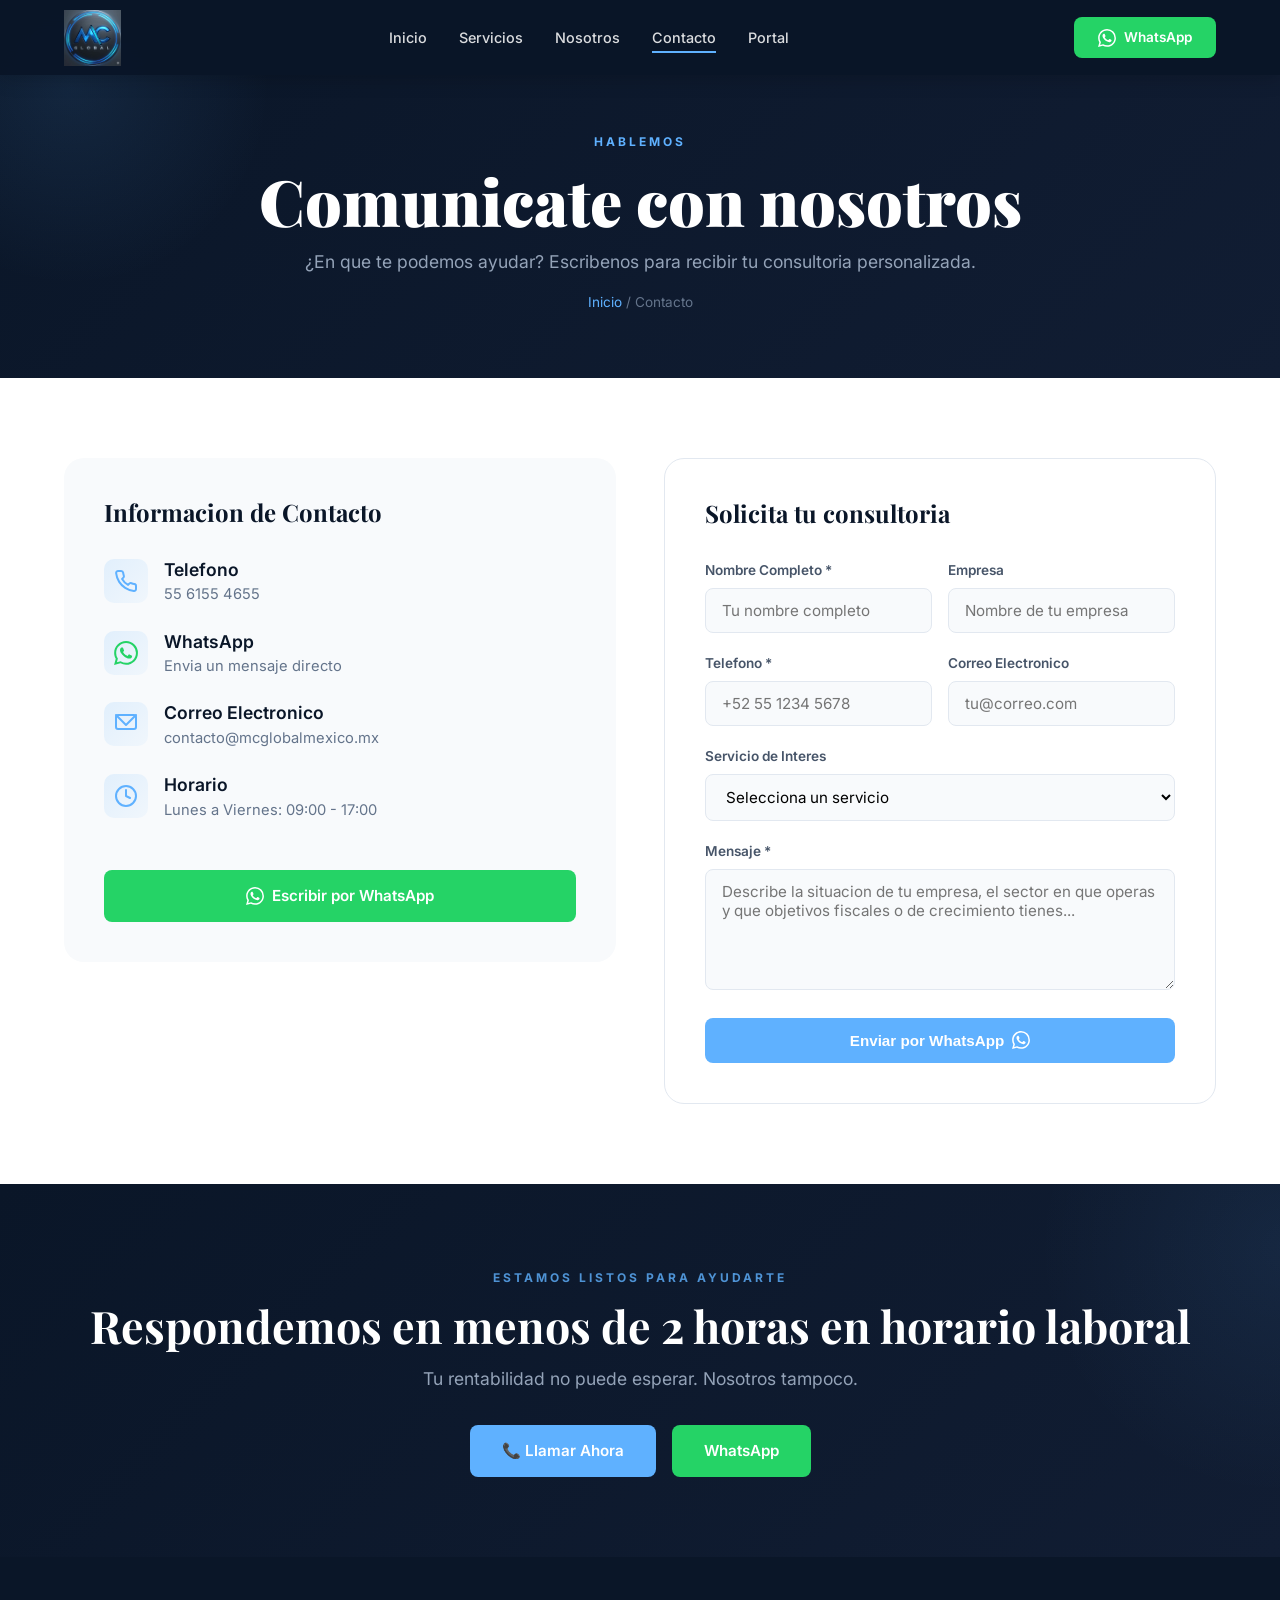
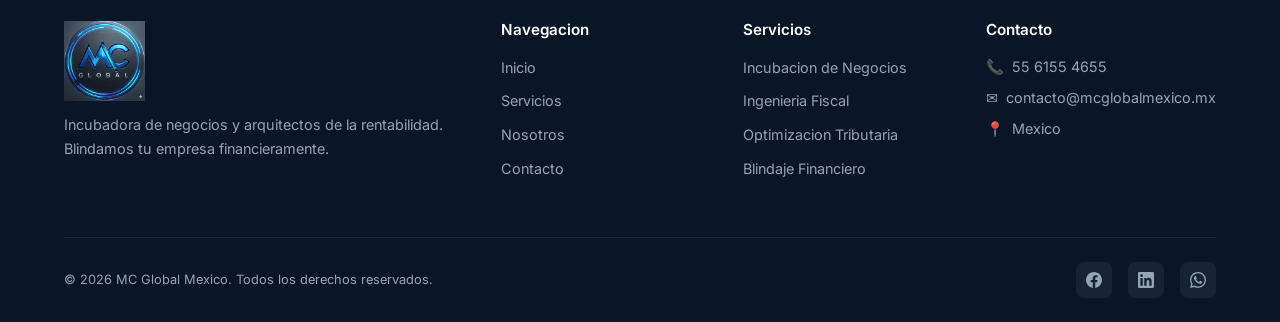
<file: contacto.html>
<!DOCTYPE html>
<html lang="es-MX">
<head>
  <meta charset="UTF-8">
  <meta name="viewport" content="width=device-width, initial-scale=1.0">
  <title>Contacto — MC Global México</title>
  <meta name="description" content="Comunicate con MC Global Mexico. Escribenos para recibir tu consultoria fiscal y empresarial personalizada.">
  <meta name="theme-color" content="#5FB1FF">
  <meta property="og:title" content="Contacto — MC Global México">
  <meta property="og:description" content="Contactenos para una evaluacion personalizada de sus necesidades fiscales y empresariales.">
  <meta property="og:image" content="MCglobalFinal.png">
  <link rel="icon" type="image/svg+xml" href="data:image/svg+xml,%3Csvg xmlns='http://www.w3.org/2000/svg' viewBox='0 0 32 32'%3E%3Crect width='32' height='32' rx='8' fill='%230a1628'/%3E%3Ctext x='16' y='22' text-anchor='middle' font-family='Arial,sans-serif' font-weight='900' font-size='16' fill='%235FB1FF'%3EMC%3C/text%3E%3C/svg%3E">
  <link rel="preconnect" href="https://fonts.googleapis.com">
  <link rel="preconnect" href="https://fonts.gstatic.com" crossorigin>
  <link href="https://fonts.googleapis.com/css2?family=Inter:wght@400;500;600;700;800&family=Playfair+Display:wght@400;700;900&display=swap" rel="stylesheet">
  <link rel="stylesheet" href="styles.css">
</head>
<body>

  <!-- PRELOADER -->
  <div class="preloader" id="preloader"><div class="preloader-spinner"></div></div>

  <!-- NAVBAR -->
  <nav class="navbar scrolled" id="navbar">
    <div class="container">
      <a href="index.html" class="navbar-logo" aria-label="MC Global Inicio">
        <img src="MCglobalLogo.jpg" alt="MC Global México">
      </a>
      <div class="nav-links">
        <a href="index.html">Inicio</a>
        <a href="servicios.html">Servicios</a>
        <a href="nosotros.html">Nosotros</a>
        <a href="contacto.html" class="active">Contacto</a>
        <a href="login.html">Portal</a>
      </div>
      <div class="nav-cta">
        <a href="https://wa.me/525561554655" target="_blank" rel="noopener" class="btn btn-whatsapp" aria-label="WhatsApp">
          <svg viewBox="0 0 24 24" fill="currentColor"><path d="M17.472 14.382c-.297-.149-1.758-.867-2.03-.967-.273-.099-.471-.148-.67.15-.197.297-.767.966-.94 1.164-.173.199-.347.223-.644.075-.297-.15-1.255-.463-2.39-1.475-.883-.788-1.48-1.761-1.653-2.059-.173-.297-.018-.458.13-.606.134-.133.298-.347.446-.52.149-.174.198-.298.298-.497.099-.198.05-.371-.025-.52-.075-.149-.669-1.612-.916-2.207-.242-.579-.487-.5-.669-.51-.173-.008-.371-.01-.57-.01-.198 0-.52.074-.792.372-.272.297-1.04 1.016-1.04 2.479 0 1.462 1.065 2.875 1.213 3.074.149.198 2.096 3.2 5.077 4.487.709.306 1.262.489 1.694.625.712.227 1.36.195 1.871.118.571-.085 1.758-.719 2.006-1.413.248-.694.248-1.289.173-1.413-.074-.124-.272-.198-.57-.347m-5.421 7.403h-.004a9.87 9.87 0 01-5.031-1.378l-.361-.214-3.741.982.998-3.648-.235-.374a9.86 9.86 0 01-1.51-5.26c.001-5.45 4.436-9.884 9.888-9.884 2.64 0 5.122 1.03 6.988 2.898a9.825 9.825 0 012.893 6.994c-.003 5.45-4.437 9.884-9.885 9.884m8.413-18.297A11.815 11.815 0 0012.05 0C5.495 0 .16 5.335.157 11.892c0 2.096.547 4.142 1.588 5.945L.057 24l6.305-1.654a11.882 11.882 0 005.683 1.448h.005c6.554 0 11.89-5.335 11.893-11.893a11.821 11.821 0 00-3.48-8.413z"/></svg>
          WhatsApp
        </a>
      </div>
      <button class="hamburger" id="hamburger" aria-label="Menu de navegacion" aria-expanded="false">
        <span></span><span></span><span></span>
      </button>
    </div>
  </nav>

  <!-- Mobile Nav -->
  <div class="nav-overlay" id="navOverlay">
    <nav class="nav-links-mobile">
      <a href="index.html">Inicio</a>
      <a href="servicios.html">Servicios</a>
      <a href="nosotros.html">Nosotros</a>
      <a href="contacto.html">Contacto</a>
      <a href="login.html">Portal</a>
      <a href="https://wa.me/525561554655" target="_blank" rel="noopener" class="btn btn-whatsapp" style="margin-top:1rem;">WhatsApp</a>
    </nav>
  </div>

  <!-- PAGE HEADER -->
  <header class="page-header">
    <div class="container">
      <span class="section-label">Hablemos</span>
      <h1 class="reveal">Comunicate con nosotros</h1>
      <p>¿En que te podemos ayudar? Escribenos para recibir tu consultoria personalizada.</p>
      <div class="breadcrumb reveal"><a href="index.html">Inicio</a> <span>/</span> <span class="current">Contacto</span></div>
    </div>
  </header>

  <!-- CONTACT -->
  <section>
    <div class="container">
      <div class="contact-grid">

        <!-- INFO -->
        <div>
          <div class="contact-info-card reveal">
            <h3 style="margin-bottom: 2rem; color: var(--navy);">Informacion de Contacto</h3>

            <div class="contact-detail">
              <span class="icon">
                <svg width="24" height="24" viewBox="0 0 24 24" fill="none" stroke="var(--blue)" stroke-width="2" stroke-linecap="round" stroke-linejoin="round"><path d="M22 16.92v3a2 2 0 01-2.18 2 19.79 19.79 0 01-8.63-3.07 19.5 19.5 0 01-6-6 19.79 19.79 0 01-3.07-8.67A2 2 0 014.11 2h3a2 2 0 012 1.72 12.84 12.84 0 00.7 2.81 2 2 0 01-.45 2.11L8.09 9.91a16 16 0 006 6l1.27-1.27a2 2 0 012.11-.45 12.84 12.84 0 002.81.7A2 2 0 0122 16.92z"/></svg>
              </span>
              <div>
                <h4>Telefono</h4>
                <p><a href="tel:5561554655" style="color:inherit;">55 6155 4655</a></p>
              </div>
            </div>

            <div class="contact-detail">
              <span class="icon" style="color: #25d366;">
                <svg width="24" height="24" viewBox="0 0 24 24" fill="#25d366"><path d="M17.472 14.382c-.297-.149-1.758-.867-2.03-.967-.273-.099-.471-.148-.67.15-.197.297-.767.966-.94 1.164-.173.199-.347.223-.644.075-.297-.15-1.255-.463-2.39-1.475-.883-.788-1.48-1.761-1.653-2.059-.173-.297-.018-.458.13-.606.134-.133.298-.347.446-.52.149-.174.198-.298.298-.497.099-.198.05-.371-.025-.52-.075-.149-.669-1.612-.916-2.207-.242-.579-.487-.5-.669-.51-.173-.008-.371-.01-.57-.01-.198 0-.52.074-.792.372-.272.297-1.04 1.016-1.04 2.479 0 1.462 1.065 2.875 1.213 3.074.149.198 2.096 3.2 5.077 4.487.709.306 1.262.489 1.694.625.712.227 1.36.195 1.871.118.571-.085 1.758-.719 2.006-1.413.248-.694.248-1.289.173-1.413-.074-.124-.272-.198-.57-.347m-5.421 7.403h-.004a9.87 9.87 0 01-5.031-1.378l-.361-.214-3.741.982.998-3.648-.235-.374a9.86 9.86 0 01-1.51-5.26c.001-5.45 4.436-9.884 9.888-9.884 2.64 0 5.122 1.03 6.988 2.898a9.825 9.825 0 012.893 6.994c-.003 5.45-4.437 9.884-9.885 9.884m8.413-18.297A11.815 11.815 0 0012.05 0C5.495 0 .16 5.335.157 11.892c0 2.096.547 4.142 1.588 5.945L.057 24l6.305-1.654a11.882 11.882 0 005.683 1.448h.005c6.554 0 11.89-5.335 11.893-11.893a11.821 11.821 0 00-3.48-8.413z"/></svg>
              </span>
              <div>
                <h4>WhatsApp</h4>
                <p><a href="https://wa.me/525561554655" target="_blank" rel="noopener" style="color:inherit;">Envia un mensaje directo</a></p>
              </div>
            </div>

            <div class="contact-detail">
              <span class="icon">
                <svg width="24" height="24" viewBox="0 0 24 24" fill="none" stroke="var(--blue)" stroke-width="2" stroke-linecap="round" stroke-linejoin="round"><rect x="2" y="3" width="20" height="14" rx="2" ry="2"/><polyline points="2,3 12,13 22,3"/></svg>
              </span>
              <div>
                <h4>Correo Electronico</h4>
                <p><a href="mailto:contacto@mcglobalmexico.mx" style="color:inherit;">contacto@mcglobalmexico.mx</a></p>
              </div>
            </div>

            <div class="contact-detail">
              <span class="icon">
                <svg width="24" height="24" viewBox="0 0 24 24" fill="none" stroke="var(--blue)" stroke-width="2" stroke-linecap="round" stroke-linejoin="round"><circle cx="12" cy="12" r="10"/><polyline points="12 6 12 12 16 14"/></svg>
              </span>
              <div>
                <h4>Horario</h4>
                <p>Lunes a Viernes: 09:00 - 17:00</p>
              </div>
            </div>

            <a href="https://wa.me/525561554655?text=Hola%2C%20me%20gustaria%20agendar%20una%20cita" target="_blank" rel="noopener" class="btn btn-whatsapp" style="width: 100%; justify-content: center; margin-top: 1.5rem;">
              <svg viewBox="0 0 24 24" fill="currentColor" width="18" height="18"><path d="M17.472 14.382c-.297-.149-1.758-.867-2.03-.967-.273-.099-.471-.148-.67.15-.197.297-.767.966-.94 1.164-.173.199-.347.223-.644.075-.297-.15-1.255-.463-2.39-1.475-.883-.788-1.48-1.761-1.653-2.059-.173-.297-.018-.458.13-.606.134-.133.298-.347.446-.52.149-.174.198-.298.298-.497.099-.198.05-.371-.025-.52-.075-.149-.669-1.612-.916-2.207-.242-.579-.487-.5-.669-.51-.173-.008-.371-.01-.57-.01-.198 0-.52.074-.792.372-.272.297-1.04 1.016-1.04 2.479 0 1.462 1.065 2.875 1.213 3.074.149.198 2.096 3.2 5.077 4.487.709.306 1.262.489 1.694.625.712.227 1.36.195 1.871.118.571-.085 1.758-.719 2.006-1.413.248-.694.248-1.289.173-1.413-.074-.124-.272-.198-.57-.347m-5.421 7.403h-.004a9.87 9.87 0 01-5.031-1.378l-.361-.214-3.741.982.998-3.648-.235-.374a9.86 9.86 0 01-1.51-5.26c.001-5.45 4.436-9.884 9.888-9.884 2.64 0 5.122 1.03 6.988 2.898a9.825 9.825 0 012.893 6.994c-.003 5.45-4.437 9.884-9.885 9.884m8.413-18.297A11.815 11.815 0 0012.05 0C5.495 0 .16 5.335.157 11.892c0 2.096.547 4.142 1.588 5.945L.057 24l6.305-1.654a11.882 11.882 0 005.683 1.448h.005c6.554 0 11.89-5.335 11.893-11.893a11.821 11.821 0 00-3.48-8.413z"/></svg>
              Escribir por WhatsApp
            </a>
          </div>
        </div>

        <!-- FORM -->
        <div>
          <form class="contact-form reveal" id="contactForm">
            <h3 style="margin-bottom: 2rem; color: var(--navy);">Solicita tu consultoria</h3>

            <div class="form-row">
              <div class="form-group">
                <label for="nombre">Nombre Completo *</label>
                <input type="text" id="nombre" name="nombre" required placeholder="Tu nombre completo">
              </div>
              <div class="form-group">
                <label for="empresa">Empresa</label>
                <input type="text" id="empresa" name="empresa" placeholder="Nombre de tu empresa">
              </div>
            </div>

            <div class="form-row">
              <div class="form-group">
                <label for="telefono">Telefono *</label>
                <input type="tel" id="telefono" name="telefono" required placeholder="+52 55 1234 5678">
              </div>
              <div class="form-group">
                <label for="email">Correo Electronico</label>
                <input type="email" id="email" name="email" placeholder="tu@correo.com">
              </div>
            </div>

            <div class="form-group">
              <label for="servicio">Servicio de Interes</label>
              <select id="servicio" name="servicio">
                <option value="">Selecciona un servicio</option>
                <option value="Incubacion de Negocios">Incubacion de Negocios</option>
                <option value="Ingenieria Fiscal">Ingenieria Fiscal</option>
                <option value="Optimizacion Tributaria">Optimizacion Tributaria</option>
                <option value="Recapitalizacion">Recapitalizacion</option>
                <option value="Blindaje Financiero">Blindaje Financiero</option>
                <option value="Estructura Legal Corporativa">Estructura Legal Corporativa</option>
                <option value="Consultoria Financiera">Consultoria Financiera</option>
                <option value="Desarrollo Empresarial">Desarrollo Empresarial</option>
                <option value="Otro">Otro</option>
              </select>
            </div>

            <div class="form-group">
              <label for="mensaje">Mensaje *</label>
              <textarea id="mensaje" name="mensaje" required placeholder="Describe la situacion de tu empresa, el sector en que operas y que objetivos fiscales o de crecimiento tienes..." rows="5"></textarea>
            </div>

            <button type="submit" class="btn btn-primary" style="width:100%;justify-content:center;">
              Enviar por WhatsApp
              <svg viewBox="0 0 24 24" fill="currentColor" width="18" height="18"><path d="M17.472 14.382c-.297-.149-1.758-.867-2.03-.967-.273-.099-.471-.148-.67.15-.197.297-.767.966-.94 1.164-.173.199-.347.223-.644.075-.297-.15-1.255-.463-2.39-1.475-.883-.788-1.48-1.761-1.653-2.059-.173-.297-.018-.458.13-.606.134-.133.298-.347.446-.52.149-.174.198-.298.298-.497.099-.198.05-.371-.025-.52-.075-.149-.669-1.612-.916-2.207-.242-.579-.487-.5-.669-.51-.173-.008-.371-.01-.57-.01-.198 0-.52.074-.792.372-.272.297-1.04 1.016-1.04 2.479 0 1.462 1.065 2.875 1.213 3.074.149.198 2.096 3.2 5.077 4.487.709.306 1.262.489 1.694.625.712.227 1.36.195 1.871.118.571-.085 1.758-.719 2.006-1.413.248-.694.248-1.289.173-1.413-.074-.124-.272-.198-.57-.347m-5.421 7.403h-.004a9.87 9.87 0 01-5.031-1.378l-.361-.214-3.741.982.998-3.648-.235-.374a9.86 9.86 0 01-1.51-5.26c.001-5.45 4.436-9.884 9.888-9.884 2.64 0 5.122 1.03 6.988 2.898a9.825 9.825 0 012.893 6.994c-.003 5.45-4.437 9.884-9.885 9.884m8.413-18.297A11.815 11.815 0 0012.05 0C5.495 0 .16 5.335.157 11.892c0 2.096.547 4.142 1.588 5.945L.057 24l6.305-1.654a11.882 11.882 0 005.683 1.448h.005c6.554 0 11.89-5.335 11.893-11.893a11.821 11.821 0 00-3.48-8.413z"/></svg>
            </button>
          </form>
        </div>

      </div>
    </div>
  </section>

  <!-- CTA -->
  <section class="cta-section">
    <div class="container reveal">
      <span class="section-label" style="color:rgba(95,177,255,.8)">Estamos listos para ayudarte</span>
      <h2>Respondemos en menos de 2 horas en horario laboral</h2>
      <p>Tu rentabilidad no puede esperar. Nosotros tampoco.</p>
      <div class="cta-buttons">
        <a href="tel:5561554655" class="btn btn-primary">
          &#128222; Llamar Ahora
        </a>
        <a href="https://wa.me/525561554655" target="_blank" rel="noopener" class="btn btn-whatsapp">
          WhatsApp
        </a>
      </div>
    </div>
  </section>

  <!-- FOOTER -->
  <footer class="footer">
    <div class="container">
      <div class="footer-grid">
        <div class="footer-brand">
          <img src="MCglobalLogo.jpg" alt="MC Global México">
          <p>Incubadora de negocios y arquitectos de la rentabilidad. Blindamos tu empresa financieramente.</p>
        </div>
        <div>
          <h4>Navegacion</h4>
          <ul>
            <li><a href="index.html">Inicio</a></li>
            <li><a href="servicios.html">Servicios</a></li>
            <li><a href="nosotros.html">Nosotros</a></li>
            <li><a href="contacto.html">Contacto</a></li>
          </ul>
        </div>
        <div>
          <h4>Servicios</h4>
          <ul>
            <li><a href="servicios.html">Incubacion de Negocios</a></li>
            <li><a href="servicios.html">Ingenieria Fiscal</a></li>
            <li><a href="servicios.html">Optimizacion Tributaria</a></li>
            <li><a href="servicios.html">Blindaje Financiero</a></li>
          </ul>
        </div>
        <div>
          <h4>Contacto</h4>
          <div class="footer-contact-item"><span class="icon">&#128222;</span><span><a href="tel:5561554655">55 6155 4655</a></span></div>
          <div class="footer-contact-item"><span class="icon">&#9993;</span><span><a href="mailto:contacto@mcglobalmexico.mx">contacto@mcglobalmexico.mx</a></span></div>
          <div class="footer-contact-item"><span class="icon">&#128205;</span><span>Mexico</span></div>
        </div>
      </div>
      <div class="footer-bottom">
        <span>&copy; 2026 MC Global Mexico. Todos los derechos reservados.</span>
        <div class="footer-social">
          <a href="https://facebook.com" target="_blank" rel="noopener" aria-label="Facebook"><svg viewBox="0 0 24 24" fill="currentColor"><path d="M24 12.073c0-6.627-5.373-12-12-12s-12 5.373-12 12c0 5.99 4.388 10.954 10.125 11.854v-8.385H7.078v-3.47h3.047V9.43c0-3.007 1.792-4.669 4.533-4.669 1.312 0 2.686.235 2.686.235v2.953H15.83c-1.491 0-1.956.925-1.956 1.874v2.25h3.328l-.532 3.47h-2.796v8.385C19.612 23.027 24 18.062 24 12.073z"/></svg></a>
          <a href="https://linkedin.com" target="_blank" rel="noopener" aria-label="LinkedIn"><svg viewBox="0 0 24 24" fill="currentColor"><path d="M20.447 20.452h-3.554v-5.569c0-1.328-.027-3.037-1.852-3.037-1.853 0-2.136 1.445-2.136 2.939v5.667H9.351V9h3.414v1.561h.046c.477-.9 1.637-1.85 3.37-1.85 3.601 0 4.267 2.37 4.267 5.455v6.286zM5.337 7.433a2.062 2.062 0 01-2.063-2.065 2.064 2.064 0 112.063 2.065zm1.782 13.019H3.555V9h3.564v11.452zM22.225 0H1.771C.792 0 0 .774 0 1.729v20.542C0 23.227.792 24 1.771 24h20.451C23.2 24 24 23.227 24 22.271V1.729C24 .774 23.2 0 22.222 0h.003z"/></svg></a>
          <a href="https://wa.me/525561554655" target="_blank" rel="noopener" aria-label="WhatsApp"><svg viewBox="0 0 24 24" fill="currentColor"><path d="M17.472 14.382c-.297-.149-1.758-.867-2.03-.967-.273-.099-.471-.148-.67.15-.197.297-.767.966-.94 1.164-.173.199-.347.223-.644.075-.297-.15-1.255-.463-2.39-1.475-.883-.788-1.48-1.761-1.653-2.059-.173-.297-.018-.458.13-.606.134-.133.298-.347.446-.52.149-.174.198-.298.298-.497.099-.198.05-.371-.025-.52-.075-.149-.669-1.612-.916-2.207-.242-.579-.487-.5-.669-.51-.173-.008-.371-.01-.57-.01-.198 0-.52.074-.792.372-.272.297-1.04 1.016-1.04 2.479 0 1.462 1.065 2.875 1.213 3.074.149.198 2.096 3.2 5.077 4.487.709.306 1.262.489 1.694.625.712.227 1.36.195 1.871.118.571-.085 1.758-.719 2.006-1.413.248-.694.248-1.289.173-1.413-.074-.124-.272-.198-.57-.347m-5.421 7.403h-.004a9.87 9.87 0 01-5.031-1.378l-.361-.214-3.741.982.998-3.648-.235-.374a9.86 9.86 0 01-1.51-5.26c.001-5.45 4.436-9.884 9.888-9.884 2.64 0 5.122 1.03 6.988 2.898a9.825 9.825 0 012.893 6.994c-.003 5.45-4.437 9.884-9.885 9.884m8.413-18.297A11.815 11.815 0 0012.05 0C5.495 0 .16 5.335.157 11.892c0 2.096.547 4.142 1.588 5.945L.057 24l6.305-1.654a11.882 11.882 0 005.683 1.448h.005c6.554 0 11.89-5.335 11.893-11.893a11.821 11.821 0 00-3.48-8.413z"/></svg></a>
        </div>
      </div>
    </div>
  </footer>

  <!-- BACK TO TOP -->
  <button class="back-to-top" id="backToTop" aria-label="Volver arriba">
    <svg viewBox="0 0 24 24" fill="none" stroke="currentColor" stroke-width="2.5" stroke-linecap="round" stroke-linejoin="round"><polyline points="18 15 12 9 6 15"/></svg>
  </button>

  <script>
    /* Preloader */
    window.addEventListener('load', () => { document.getElementById('preloader').classList.add('hidden'); });

    /* Navbar */
    const navbar = document.getElementById('navbar');
    window.addEventListener('scroll', () => { navbar.classList.toggle('scrolled', true); }, { passive: true });

    /* Hamburger + Overlay */
    const hamburger = document.getElementById('hamburger');
    const navOverlay = document.getElementById('navOverlay');
    hamburger.addEventListener('click', () => {
      hamburger.classList.toggle('active');
      navOverlay.classList.toggle('open');
      document.body.style.overflow = navOverlay.classList.contains('open') ? 'hidden' : '';
    });
    navOverlay.querySelectorAll('a').forEach(l => l.addEventListener('click', () => { hamburger.classList.remove('active'); navOverlay.classList.remove('open'); document.body.style.overflow = ''; }));

    /* Reveal */
    const revealEls = document.querySelectorAll('.reveal');
    const obs = new IntersectionObserver(entries => { entries.forEach(e => { if (e.isIntersecting) { e.target.classList.add('active'); obs.unobserve(e.target); } }); }, { threshold: 0.15, rootMargin: '0px 0px -50px 0px' });
    revealEls.forEach(el => obs.observe(el));

    /* Back to Top */
    const backToTop = document.getElementById('backToTop');
    window.addEventListener('scroll', () => { backToTop.classList.toggle('visible', window.scrollY > 400); }, { passive: true });
    backToTop.addEventListener('click', () => { window.scrollTo({ top: 0, behavior: 'smooth' }); });

    /* Contact Form → WhatsApp */
    document.getElementById('contactForm').addEventListener('submit', function(e) {
      e.preventDefault();
      const nombre = document.getElementById('nombre').value.trim();
      const empresa = document.getElementById('empresa').value.trim();
      const telefono = document.getElementById('telefono').value.trim();
      const email = document.getElementById('email').value.trim();
      const servicio = document.getElementById('servicio').value;
      const mensaje = document.getElementById('mensaje').value.trim();

      let text = `*Nuevo Contacto desde Web MC Global*\n\n`;
      text += `*Nombre:* ${nombre}\n`;
      if (empresa) text += `*Empresa:* ${empresa}\n`;
      text += `*Telefono:* ${telefono}\n`;
      if (email) text += `*Email:* ${email}\n`;
      if (servicio) text += `*Servicio:* ${servicio}\n`;
      text += `\n*Mensaje:*\n${mensaje}`;

      const encoded = encodeURIComponent(text);
      window.open(`https://wa.me/525561554655?text=${encoded}`, '_blank');
    });
  </script>

</body>
</html>
</file>
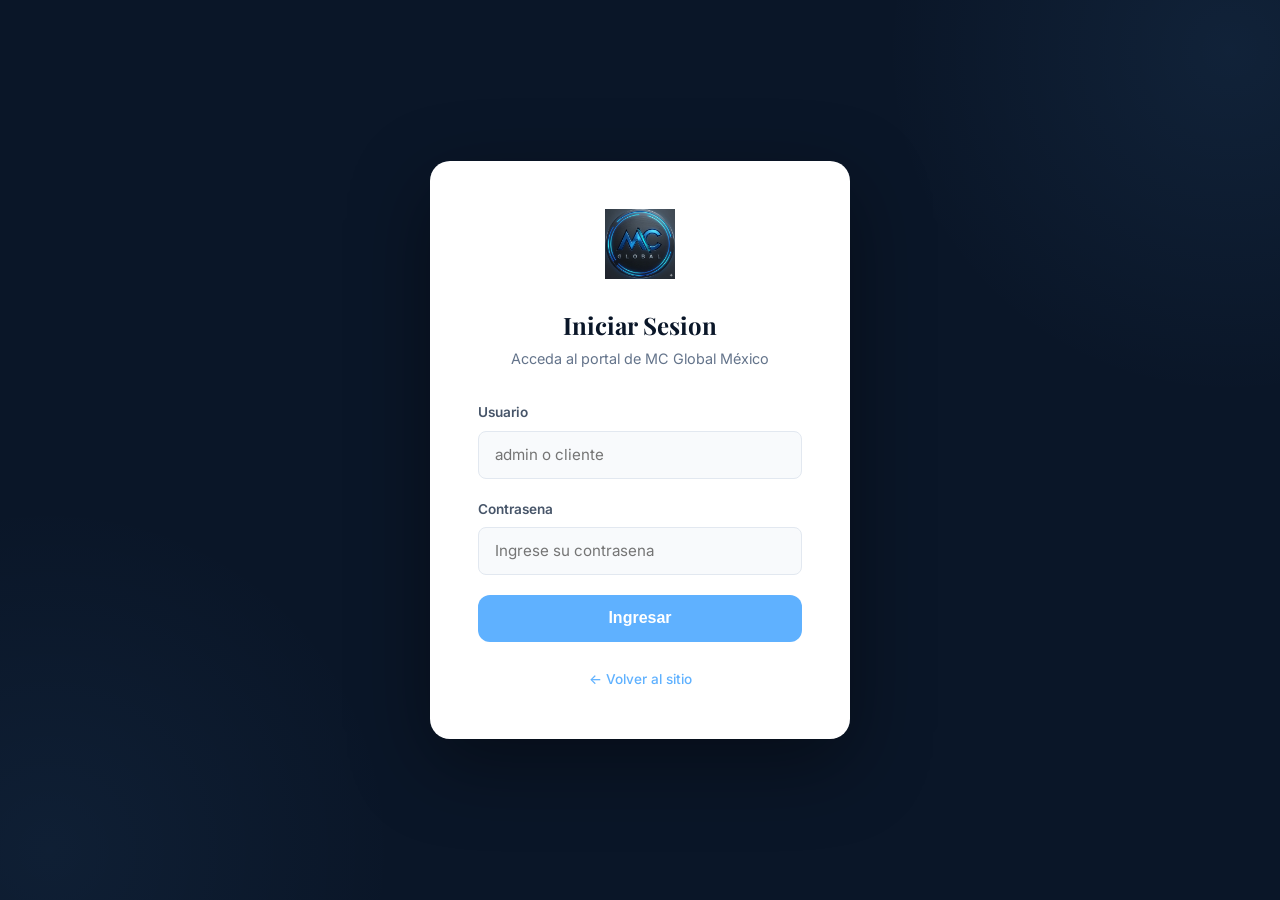
<file: dashboard-admin.html>
<!DOCTYPE html>
<html lang="es-MX">
<head>
  <meta charset="UTF-8">
  <meta name="viewport" content="width=device-width, initial-scale=1.0">
  <title>Panel Administrador — MC Global México</title>
  <meta name="description" content="Panel de administracion de MC Global México.">
  <link rel="preconnect" href="https://fonts.googleapis.com">
  <link rel="preconnect" href="https://fonts.gstatic.com" crossorigin>
  <link href="https://fonts.googleapis.com/css2?family=Inter:wght@400;500;600;700;800&family=Playfair+Display:wght@400;700;900&display=swap" rel="stylesheet">
  <link rel="stylesheet" href="styles.css">
  <link rel="stylesheet" href="dashboard.css">
</head>
<body>

  <div class="dashboard">

    <!-- Sidebar -->
    <aside class="sidebar" id="sidebar">
      <div class="sidebar-header">
        <img src="MCglobalLogo.jpg" alt="MC Global México">
        <span>Panel Admin</span>
      </div>

      <nav class="sidebar-nav">
        <div class="sidebar-nav-group">
          <div class="sidebar-nav-group-title">Principal</div>
          <a class="sidebar-link active" href="#" data-section="inicio">
            <span class="link-icon">&#x1F3E0;</span> Inicio
          </a>
        </div>

        <div class="sidebar-nav-group">
          <div class="sidebar-nav-group-title">Gestion</div>

          <div class="sidebar-dropdown">
            <button class="sidebar-link sidebar-dropdown-toggle" data-dropdown>
              <span style="display:flex;align-items:center;gap:0.75rem"><span class="link-icon">&#x1F465;</span> Clientes</span>
              <span class="chevron">&#x25BC;</span>
            </button>
            <div class="sidebar-submenu">
              <a class="sidebar-link" href="#" data-section="clientes-lista">Lista de Clientes</a>
              <a class="sidebar-link" href="#" data-section="clientes-nuevo">Nuevo Cliente</a>
              <a class="sidebar-link" href="#" data-section="clientes-expedientes">Expedientes</a>
            </div>
          </div>

          <div class="sidebar-dropdown">
            <button class="sidebar-link sidebar-dropdown-toggle" data-dropdown>
              <span style="display:flex;align-items:center;gap:0.75rem"><span class="link-icon">&#x2699;</span> Servicios Activos</span>
              <span class="chevron">&#x25BC;</span>
            </button>
            <div class="sidebar-submenu">
              <a class="sidebar-link" href="#" data-section="servicios-incubacion">Incubacion</a>
              <a class="sidebar-link" href="#" data-section="servicios-fiscal">Ingenieria Fiscal</a>
              <a class="sidebar-link" href="#" data-section="servicios-blindaje">Blindaje Financiero</a>
              <a class="sidebar-link" href="#" data-section="servicios-consultoria">Consultoria</a>
            </div>
          </div>

          <div class="sidebar-dropdown">
            <button class="sidebar-link sidebar-dropdown-toggle" data-dropdown>
              <span style="display:flex;align-items:center;gap:0.75rem"><span class="link-icon">&#x1F4CA;</span> Reportes</span>
              <span class="chevron">&#x25BC;</span>
            </button>
            <div class="sidebar-submenu">
              <a class="sidebar-link" href="#" data-section="reportes-mensuales">Reportes Mensuales</a>
              <a class="sidebar-link" href="#" data-section="reportes-anuales">Reportes Anuales</a>
              <a class="sidebar-link" href="#" data-section="reportes-fiscales">Reportes Fiscales</a>
            </div>
          </div>
        </div>

        <div class="sidebar-nav-group">
          <div class="sidebar-nav-group-title">Fiscal</div>

          <div class="sidebar-dropdown">
            <button class="sidebar-link sidebar-dropdown-toggle" data-dropdown>
              <span style="display:flex;align-items:center;gap:0.75rem"><span class="link-icon">&#x1F4C5;</span> Obligaciones Fiscales</span>
              <span class="chevron">&#x25BC;</span>
            </button>
            <div class="sidebar-submenu">
              <a class="sidebar-link" href="#" data-section="fiscal-calendario">Calendario Fiscal</a>
              <a class="sidebar-link" href="#" data-section="fiscal-declaraciones">Declaraciones</a>
              <a class="sidebar-link" href="#" data-section="fiscal-impuestos">Impuestos Pendientes</a>
            </div>
          </div>

          <div class="sidebar-dropdown">
            <button class="sidebar-link sidebar-dropdown-toggle" data-dropdown>
              <span style="display:flex;align-items:center;gap:0.75rem"><span class="link-icon">&#x1F9FE;</span> Facturacion</span>
              <span class="chevron">&#x25BC;</span>
            </button>
            <div class="sidebar-submenu">
              <a class="sidebar-link" href="#" data-section="fact-emitidas">Facturas Emitidas</a>
              <a class="sidebar-link" href="#" data-section="fact-recibidas">Facturas Recibidas</a>
              <a class="sidebar-link" href="#" data-section="fact-nueva">Nueva Factura</a>
            </div>
          </div>
        </div>

        <div class="sidebar-nav-group">
          <div class="sidebar-nav-group-title">Sistema</div>
          <div class="sidebar-dropdown">
            <button class="sidebar-link sidebar-dropdown-toggle" data-dropdown>
              <span style="display:flex;align-items:center;gap:0.75rem"><span class="link-icon">&#x2699;&#xFE0F;</span> Configuracion</span>
              <span class="chevron">&#x25BC;</span>
            </button>
            <div class="sidebar-submenu">
              <a class="sidebar-link" href="#" data-section="config-usuarios">Usuarios</a>
              <a class="sidebar-link" href="#" data-section="config-empresa">Datos Empresa</a>
              <a class="sidebar-link" href="#" data-section="config-respaldos">Respaldos</a>
            </div>
          </div>
        </div>
      </nav>

      <div class="sidebar-footer">
        <div class="sidebar-user">
          <div class="sidebar-user-avatar" id="userAvatar">A</div>
          <div class="sidebar-user-info">
            <div class="sidebar-user-name" id="userName">Administrador</div>
            <div class="sidebar-user-role">Administrador</div>
          </div>
        </div>
        <button class="btn-logout" onclick="logout()">&#x274C; Cerrar Sesion</button>
      </div>
    </aside>

    <button class="sidebar-toggle" id="sidebarToggle">&#x2630;</button>

    <!-- Main Content -->
    <main class="dash-main">
      <div class="dash-topbar">
        <h1>Panel de Administracion</h1>
        <span class="dash-date" id="dashDate"></span>
      </div>

      <div class="dash-stats">
        <div class="dash-stat-card">
          <div class="stat-icon">&#x1F465;</div>
          <div class="stat-value">200+</div>
          <div class="stat-label">Empresas Incubadas</div>
        </div>
        <div class="dash-stat-card">
          <div class="stat-icon">&#x1F4C4;</div>
          <div class="stat-value">15</div>
          <div class="stat-label">Proyectos en Proceso</div>
        </div>
        <div class="dash-stat-card">
          <div class="stat-icon">&#x1F4B0;</div>
          <div class="stat-value">8</div>
          <div class="stat-label">Facturas Pendientes</div>
        </div>
        <div class="dash-stat-card">
          <div class="stat-icon">&#x26A0;</div>
          <div class="stat-value">4</div>
          <div class="stat-label">Vencimientos Proximos</div>
        </div>
      </div>

      <div class="dash-grid">
        <div class="dash-card">
          <div class="dash-card-header">
            <h3>Clientes Recientes</h3>
            <span class="badge badge-info">200+ Total</span>
          </div>
          <table class="dash-table">
            <thead><tr><th>Cliente</th><th>RFC</th><th>Servicio</th><th>Estado</th></tr></thead>
            <tbody>
              <tr><td>Comercializadora Azteca S.A.</td><td>CAZ120315XX1</td><td>Incubacion</td><td><span class="badge badge-success">Activo</span></td></tr>
              <tr><td>Roberto Hernandez Lopez</td><td>HELR880512XX2</td><td>Ingenieria Fiscal</td><td><span class="badge badge-success">Activo</span></td></tr>
              <tr><td>Distribuidora Central S. de R.L.</td><td>DCE090721XX3</td><td>Blindaje Financiero</td><td><span class="badge badge-warning">En revision</span></td></tr>
              <tr><td>Ana Garcia Morales</td><td>GAMA950310XX4</td><td>Optimizacion Tributaria</td><td><span class="badge badge-success">Activo</span></td></tr>
              <tr><td>Grupo Industrial Norte S.A.</td><td>GIN170830XX5</td><td>Recapitalizacion</td><td><span class="badge badge-danger">Pendiente</span></td></tr>
            </tbody>
          </table>
        </div>

        <div class="dash-card">
          <div class="dash-card-header">
            <h3>Vencimientos Proximos</h3>
            <span class="badge badge-warning">Marzo 2026</span>
          </div>
          <div class="dash-card-body">
            <div class="dash-timeline-item">
              <div class="dash-timeline-date"><div class="day">25</div><div class="month">Mar</div></div>
              <div class="dash-timeline-info"><h4>Declaracion Mensual ISR</h4><p>Comercializadora Azteca S.A. — Periodo febrero 2026</p></div>
            </div>
            <div class="dash-timeline-item">
              <div class="dash-timeline-date"><div class="day">28</div><div class="month">Mar</div></div>
              <div class="dash-timeline-info"><h4>Declaracion IVA</h4><p>Distribuidora Central S. de R.L. — Periodo febrero 2026</p></div>
            </div>
            <div class="dash-timeline-item">
              <div class="dash-timeline-date"><div class="day">31</div><div class="month">Mar</div></div>
              <div class="dash-timeline-info"><h4>Pago IMSS Bimestral</h4><p>Grupo Industrial Norte S.A. — 1er bimestre 2026</p></div>
            </div>
            <div class="dash-timeline-item">
              <div class="dash-timeline-date"><div class="day">01</div><div class="month">Abr</div></div>
              <div class="dash-timeline-info"><h4>Declaracion Anual PF</h4><p>Roberto Hernandez Lopez — Ejercicio 2025</p></div>
            </div>
          </div>
        </div>
      </div>

      <div class="dash-grid" style="margin-top: 1.5rem;">
        <div class="dash-card">
          <div class="dash-card-header">
            <h3>Servicios Activos</h3>
            <span class="badge badge-success">45 servicios</span>
          </div>
          <table class="dash-table">
            <thead><tr><th>Servicio</th><th>Clientes</th><th>Estado</th></tr></thead>
            <tbody>
              <tr><td>Incubacion de Negocios</td><td>25</td><td><span class="badge badge-success">Activo</span></td></tr>
              <tr><td>Ingenieria Fiscal</td><td>18</td><td><span class="badge badge-success">Activo</span></td></tr>
              <tr><td>Blindaje Financiero</td><td>12</td><td><span class="badge badge-success">Activo</span></td></tr>
              <tr><td>Optimizacion Tributaria</td><td>9</td><td><span class="badge badge-info">En proceso</span></td></tr>
              <tr><td>Recapitalizacion</td><td>6</td><td><span class="badge badge-warning">Pendiente</span></td></tr>
            </tbody>
          </table>
        </div>

        <div class="dash-card">
          <div class="dash-card-header"><h3>Actividad Reciente</h3></div>
          <div class="dash-card-body">
            <div class="dash-timeline-item">
              <div class="dash-timeline-date"><div class="day">21</div><div class="month">Mar</div></div>
              <div class="dash-timeline-info"><h4>Empresa incubada exitosamente</h4><p>Comercializadora Azteca S.A. — Estructura fiscal completa</p></div>
            </div>
            <div class="dash-timeline-item">
              <div class="dash-timeline-date"><div class="day">20</div><div class="month">Mar</div></div>
              <div class="dash-timeline-info"><h4>Blindaje financiero completado</h4><p>Ana Garcia Morales — Proteccion patrimonial</p></div>
            </div>
            <div class="dash-timeline-item">
              <div class="dash-timeline-date"><div class="day">19</div><div class="month">Mar</div></div>
              <div class="dash-timeline-info"><h4>Nuevo cliente registrado</h4><p>Distribuidora Central S. de R.L.</p></div>
            </div>
            <div class="dash-timeline-item">
              <div class="dash-timeline-date"><div class="day">18</div><div class="month">Mar</div></div>
              <div class="dash-timeline-info"><h4>Optimizacion tributaria aprobada</h4><p>Grupo Industrial Norte S.A. — Ahorro fiscal del 35%</p></div>
            </div>
          </div>
        </div>
      </div>

    </main>
  </div>

  <script src="auth.js"></script>
  <script>
    const session = requireAuth(['admin']);
    if (session) {
      document.getElementById('userName').textContent = session.name;
      document.getElementById('userAvatar').textContent = session.name.charAt(0).toUpperCase();
    }

    const now = new Date();
    document.getElementById('dashDate').textContent = now.toLocaleDateString('es-MX', { weekday: 'long', year: 'numeric', month: 'long', day: 'numeric' });

    document.querySelectorAll('[data-dropdown]').forEach(btn => {
      btn.addEventListener('click', function() { this.closest('.sidebar-dropdown').classList.toggle('open'); });
    });

    document.getElementById('sidebarToggle').addEventListener('click', function() {
      document.getElementById('sidebar').classList.toggle('open');
    });
  </script>

</body>
</html>
</file>
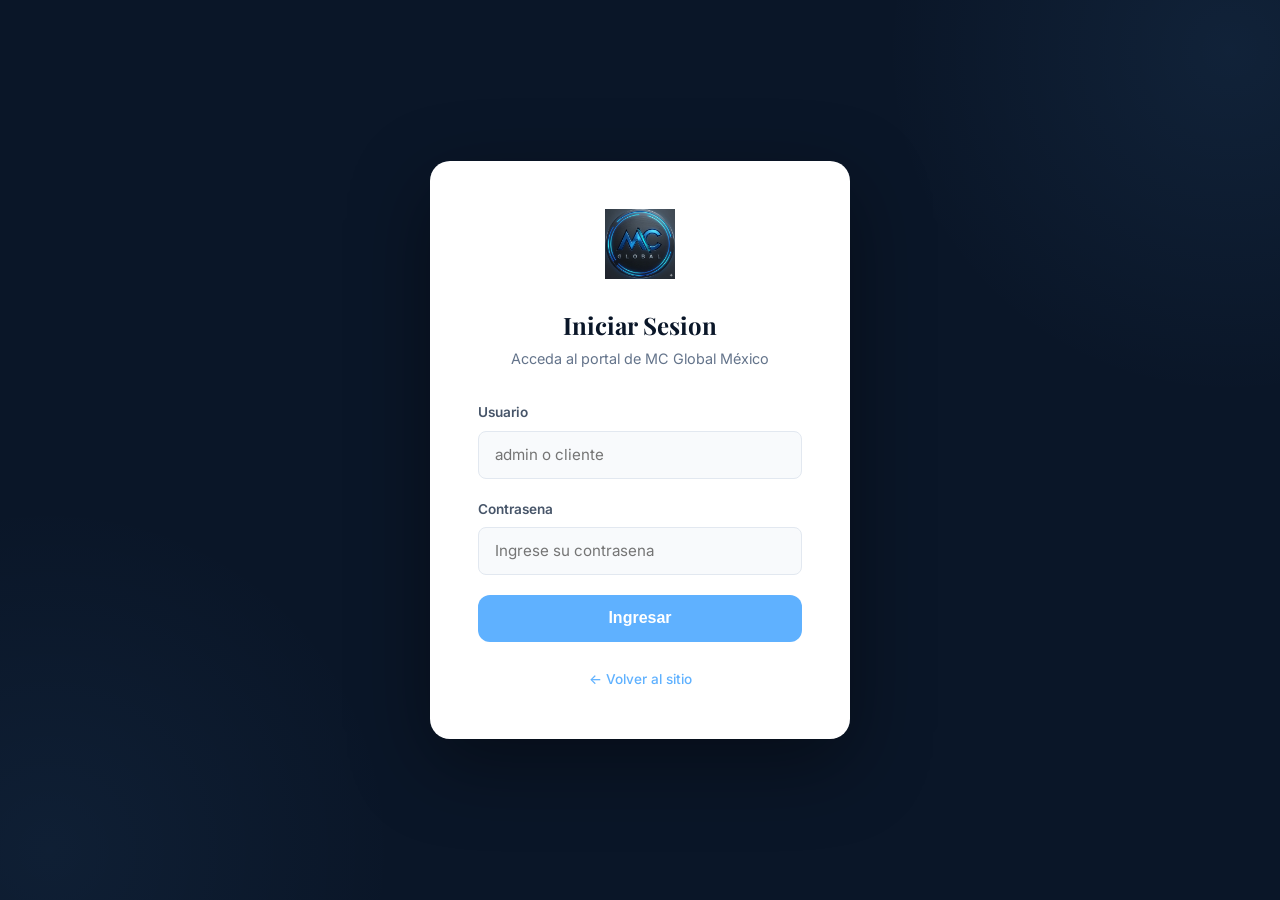
<file: dashboard-cliente.html>
<!DOCTYPE html>
<html lang="es-MX">
<head>
  <meta charset="UTF-8">
  <meta name="viewport" content="width=device-width, initial-scale=1.0">
  <title>Portal Cliente — MC Global México</title>
  <meta name="description" content="Portal de clientes de MC Global México.">
  <link rel="preconnect" href="https://fonts.googleapis.com">
  <link rel="preconnect" href="https://fonts.gstatic.com" crossorigin>
  <link href="https://fonts.googleapis.com/css2?family=Inter:wght@400;500;600;700;800&family=Playfair+Display:wght@400;700;900&display=swap" rel="stylesheet">
  <link rel="stylesheet" href="styles.css">
  <link rel="stylesheet" href="dashboard.css">
</head>
<body>

  <div class="dashboard">

    <!-- Sidebar -->
    <aside class="sidebar" id="sidebar">
      <div class="sidebar-header">
        <img src="MCglobalLogo.jpg" alt="MC Global México">
        <span>Portal Cliente</span>
      </div>

      <nav class="sidebar-nav">
        <div class="sidebar-nav-group">
          <div class="sidebar-nav-group-title">Principal</div>
          <a class="sidebar-link active" href="#" data-section="inicio">
            <span class="link-icon">&#x1F3E0;</span> Inicio
          </a>
        </div>

        <div class="sidebar-nav-group">
          <div class="sidebar-nav-group-title">Mis Servicios</div>

          <div class="sidebar-dropdown">
            <button class="sidebar-link sidebar-dropdown-toggle" data-dropdown>
              <span style="display:flex;align-items:center;gap:0.75rem"><span class="link-icon">&#x1F4C1;</span> Mis Documentos</span>
              <span class="chevron">&#x25BC;</span>
            </button>
            <div class="sidebar-submenu">
              <a class="sidebar-link" href="#" data-section="docs-compartidos">Documentos Compartidos</a>
              <a class="sidebar-link" href="#" data-section="docs-subir">Subir Documento</a>
              <a class="sidebar-link" href="#" data-section="docs-constancias">Constancias Fiscales</a>
            </div>
          </div>

          <div class="sidebar-dropdown">
            <button class="sidebar-link sidebar-dropdown-toggle" data-dropdown>
              <span style="display:flex;align-items:center;gap:0.75rem"><span class="link-icon">&#x1F4CB;</span> Mis Tramites</span>
              <span class="chevron">&#x25BC;</span>
            </button>
            <div class="sidebar-submenu">
              <a class="sidebar-link" href="#" data-section="tramites-activos">Tramites Activos</a>
              <a class="sidebar-link" href="#" data-section="tramites-historial">Historial</a>
              <a class="sidebar-link" href="#" data-section="tramites-nuevo">Solicitar Tramite</a>
            </div>
          </div>
        </div>

        <div class="sidebar-nav-group">
          <div class="sidebar-nav-group-title">Fiscal</div>

          <div class="sidebar-dropdown">
            <button class="sidebar-link sidebar-dropdown-toggle" data-dropdown>
              <span style="display:flex;align-items:center;gap:0.75rem"><span class="link-icon">&#x1F4C5;</span> Obligaciones Fiscales</span>
              <span class="chevron">&#x25BC;</span>
            </button>
            <div class="sidebar-submenu">
              <a class="sidebar-link" href="#" data-section="fiscal-proximas">Proximas Fechas</a>
              <a class="sidebar-link" href="#" data-section="fiscal-declaraciones">Mis Declaraciones</a>
              <a class="sidebar-link" href="#" data-section="fiscal-situacion">Situacion Fiscal</a>
            </div>
          </div>

          <div class="sidebar-dropdown">
            <button class="sidebar-link sidebar-dropdown-toggle" data-dropdown>
              <span style="display:flex;align-items:center;gap:0.75rem"><span class="link-icon">&#x1F9FE;</span> Facturacion</span>
              <span class="chevron">&#x25BC;</span>
            </button>
            <div class="sidebar-submenu">
              <a class="sidebar-link" href="#" data-section="fact-mis-facturas">Mis Facturas</a>
              <a class="sidebar-link" href="#" data-section="fact-pagos">Estado de Pagos</a>
              <a class="sidebar-link" href="#" data-section="fact-recibos">Recibos</a>
            </div>
          </div>
        </div>

        <div class="sidebar-nav-group">
          <div class="sidebar-nav-group-title">Cuenta</div>
          <div class="sidebar-dropdown">
            <button class="sidebar-link sidebar-dropdown-toggle" data-dropdown>
              <span style="display:flex;align-items:center;gap:0.75rem"><span class="link-icon">&#x1F464;</span> Mi Perfil</span>
              <span class="chevron">&#x25BC;</span>
            </button>
            <div class="sidebar-submenu">
              <a class="sidebar-link" href="#" data-section="perfil-datos">Datos Personales</a>
              <a class="sidebar-link" href="#" data-section="perfil-contrasena">Cambiar Contrasena</a>
              <a class="sidebar-link" href="#" data-section="perfil-notificaciones">Notificaciones</a>
            </div>
          </div>
        </div>
      </nav>

      <div class="sidebar-footer">
        <div class="sidebar-user">
          <div class="sidebar-user-avatar" id="userAvatar">C</div>
          <div class="sidebar-user-info">
            <div class="sidebar-user-name" id="userName">Cliente</div>
            <div class="sidebar-user-role">Cliente</div>
          </div>
        </div>
        <button class="btn-logout" onclick="logout()">&#x274C; Cerrar Sesion</button>
      </div>
    </aside>

    <button class="sidebar-toggle" id="sidebarToggle">&#x2630;</button>

    <!-- Main Content -->
    <main class="dash-main">
      <div class="dash-topbar">
        <h1>Bienvenido, <span id="welcomeName">Cliente</span></h1>
        <span class="dash-date" id="dashDate"></span>
      </div>

      <div class="dash-stats">
        <div class="dash-stat-card">
          <div class="stat-icon">&#x1F4C4;</div>
          <div class="stat-value">3</div>
          <div class="stat-label">Tramites Activos</div>
        </div>
        <div class="dash-stat-card">
          <div class="stat-icon">&#x1F4C1;</div>
          <div class="stat-value">12</div>
          <div class="stat-label">Documentos</div>
        </div>
        <div class="dash-stat-card">
          <div class="stat-icon">&#x1F4B0;</div>
          <div class="stat-value">2</div>
          <div class="stat-label">Facturas Pendientes</div>
        </div>
        <div class="dash-stat-card">
          <div class="stat-icon">&#x2705;</div>
          <div class="stat-value">Al dia</div>
          <div class="stat-label">Situacion Fiscal</div>
        </div>
      </div>

      <div class="dash-grid">
        <div class="dash-card">
          <div class="dash-card-header">
            <h3>Mis Tramites en Proceso</h3>
            <span class="badge badge-info">3 activos</span>
          </div>
          <table class="dash-table">
            <thead><tr><th>Tramite</th><th>Fecha</th><th>Estado</th></tr></thead>
            <tbody>
              <tr><td>Estructura Fiscal 2026</td><td>15/03/2026</td><td><span class="badge badge-warning">En proceso</span></td></tr>
              <tr><td>Incubacion de Negocio</td><td>10/03/2026</td><td><span class="badge badge-success">Completado</span></td></tr>
              <tr><td>Blindaje Financiero</td><td>05/03/2026</td><td><span class="badge badge-success">Completado</span></td></tr>
              <tr><td>Optimizacion Tributaria</td><td>28/02/2026</td><td><span class="badge badge-info">En revision</span></td></tr>
            </tbody>
          </table>
        </div>

        <div class="dash-card">
          <div class="dash-card-header">
            <h3>Proximos Vencimientos</h3>
            <span class="badge badge-warning">Atencion</span>
          </div>
          <div class="dash-card-body">
            <div class="dash-timeline-item">
              <div class="dash-timeline-date"><div class="day">25</div><div class="month">Mar</div></div>
              <div class="dash-timeline-info"><h4>Declaracion Mensual ISR</h4><p>Periodo febrero 2026 — MC Global se encarga</p></div>
            </div>
            <div class="dash-timeline-item">
              <div class="dash-timeline-date"><div class="day">31</div><div class="month">Mar</div></div>
              <div class="dash-timeline-info"><h4>Pago IMSS</h4><p>1er bimestre 2026 — En proceso</p></div>
            </div>
            <div class="dash-timeline-item">
              <div class="dash-timeline-date"><div class="day">01</div><div class="month">Abr</div></div>
              <div class="dash-timeline-info"><h4>Declaracion Anual</h4><p>Ejercicio 2025 — Documentacion en revision</p></div>
            </div>
            <div class="dash-timeline-item">
              <div class="dash-timeline-date"><div class="day">17</div><div class="month">Abr</div></div>
              <div class="dash-timeline-info"><h4>Pago Provisional ISR</h4><p>Periodo marzo 2026</p></div>
            </div>
          </div>
        </div>
      </div>

      <div class="dash-grid" style="margin-top: 1.5rem;">
        <div class="dash-card">
          <div class="dash-card-header"><h3>Documentos Recientes</h3></div>
          <div class="dash-card-body">
            <div class="doc-item">
              <div class="doc-icon">&#x1F4C4;</div>
              <div class="doc-info"><h4>Constancia de Situacion Fiscal 2026</h4><p>PDF — 18 marzo 2026</p></div>
              <span class="doc-action">Descargar</span>
            </div>
            <div class="doc-item">
              <div class="doc-icon">&#x1F4CA;</div>
              <div class="doc-info"><h4>Balance General Febrero 2026</h4><p>PDF — 12 marzo 2026</p></div>
              <span class="doc-action">Descargar</span>
            </div>
            <div class="doc-item">
              <div class="doc-icon">&#x1F9FE;</div>
              <div class="doc-info"><h4>Factura MCG-2026-0098</h4><p>XML / PDF — 5 marzo 2026</p></div>
              <span class="doc-action">Descargar</span>
            </div>
            <div class="doc-item">
              <div class="doc-icon">&#x1F4C4;</div>
              <div class="doc-info"><h4>Acuse Declaracion Enero 2026</h4><p>PDF — 25 febrero 2026</p></div>
              <span class="doc-action">Descargar</span>
            </div>
          </div>
        </div>

        <div class="dash-card">
          <div class="dash-card-header"><h3>Mis Facturas</h3><span class="badge badge-neutral">Ultimos 3 meses</span></div>
          <table class="dash-table">
            <thead><tr><th>Folio</th><th>Fecha</th><th>Monto</th><th>Estado</th></tr></thead>
            <tbody>
              <tr><td>MCG-2026-0098</td><td>05/03/2026</td><td>$12,500.00</td><td><span class="badge badge-danger">Pendiente</span></td></tr>
              <tr><td>MCG-2026-0067</td><td>05/02/2026</td><td>$12,500.00</td><td><span class="badge badge-success">Pagada</span></td></tr>
              <tr><td>MCG-2026-0031</td><td>05/01/2026</td><td>$12,500.00</td><td><span class="badge badge-success">Pagada</span></td></tr>
              <tr><td>MCG-2025-0412</td><td>05/12/2025</td><td>$12,500.00</td><td><span class="badge badge-success">Pagada</span></td></tr>
            </tbody>
          </table>
        </div>
      </div>

    </main>
  </div>

  <script src="auth.js"></script>
  <script>
    const session = requireAuth(['cliente']);
    if (session) {
      document.getElementById('userName').textContent = session.name;
      document.getElementById('welcomeName').textContent = session.name.split(' ')[0];
      document.getElementById('userAvatar').textContent = session.name.charAt(0).toUpperCase();
    }

    const now = new Date();
    document.getElementById('dashDate').textContent = now.toLocaleDateString('es-MX', { weekday: 'long', year: 'numeric', month: 'long', day: 'numeric' });

    document.querySelectorAll('[data-dropdown]').forEach(btn => {
      btn.addEventListener('click', function() { this.closest('.sidebar-dropdown').classList.toggle('open'); });
    });

    document.getElementById('sidebarToggle').addEventListener('click', function() {
      document.getElementById('sidebar').classList.toggle('open');
    });
  </script>

</body>
</html>
</file>
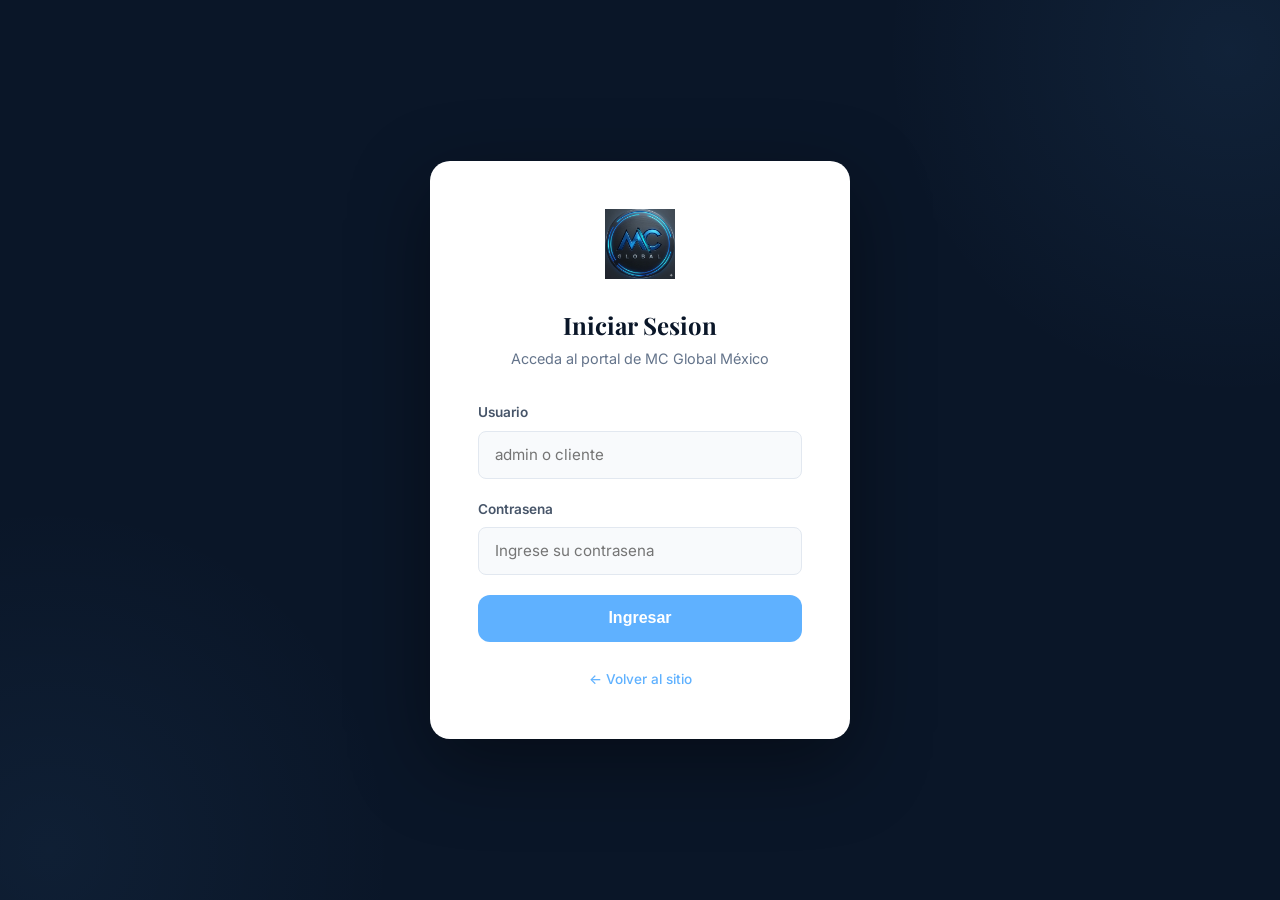
<file: login.html>
<!DOCTYPE html>
<html lang="es-MX">
<head>
  <meta charset="UTF-8">
  <meta name="viewport" content="width=device-width, initial-scale=1.0">
  <title>Iniciar Sesion — MC Global México</title>
  <meta name="description" content="Acceso al portal de clientes y administracion de MC Global México.">
  <link rel="preconnect" href="https://fonts.googleapis.com">
  <link rel="preconnect" href="https://fonts.gstatic.com" crossorigin>
  <link href="https://fonts.googleapis.com/css2?family=Inter:wght@400;500;600;700;800&family=Playfair+Display:wght@400;700;900&display=swap" rel="stylesheet">
  <link rel="stylesheet" href="styles.css">
  <link rel="stylesheet" href="dashboard.css">
</head>
<body>

  <div class="login-page">
    <div class="login-card">
      <img src="MCglobalLogo.jpg" alt="MC Global México" class="login-logo">
      <h2>Iniciar Sesion</h2>
      <p class="login-subtitle">Acceda al portal de MC Global México</p>

      <div class="login-error" id="loginError">Usuario o contrasena incorrectos</div>

      <form id="loginForm">
        <div class="form-group">
          <label for="username">Usuario</label>
          <input type="text" id="username" name="username" required placeholder="admin o cliente" autocomplete="username">
        </div>

        <div class="form-group">
          <label for="password">Contrasena</label>
          <input type="password" id="password" name="password" required placeholder="Ingrese su contrasena" autocomplete="current-password">
        </div>

        <button type="submit" class="btn btn-primary">Ingresar</button>
      </form>

      <div class="login-back">
        <a href="index.html">&larr; Volver al sitio</a>
      </div>
    </div>
  </div>

  <script src="auth.js"></script>
  <script>
    const session = getSession();
    if (session) {
      window.location.href = session.role === 'admin' ? 'dashboard-admin.html' : 'dashboard-cliente.html';
    }

    document.getElementById('loginForm').addEventListener('submit', function(e) {
      e.preventDefault();
      const username = document.getElementById('username').value.trim();
      const password = document.getElementById('password').value;
      const errorEl = document.getElementById('loginError');

      const result = login(username, password);
      if (result) {
        errorEl.classList.remove('show');
        window.location.href = result.role === 'admin' ? 'dashboard-admin.html' : 'dashboard-cliente.html';
      } else {
        errorEl.classList.add('show');
        document.getElementById('password').value = '';
        document.getElementById('password').focus();
      }
    });
  </script>

</body>
</html>
</file>
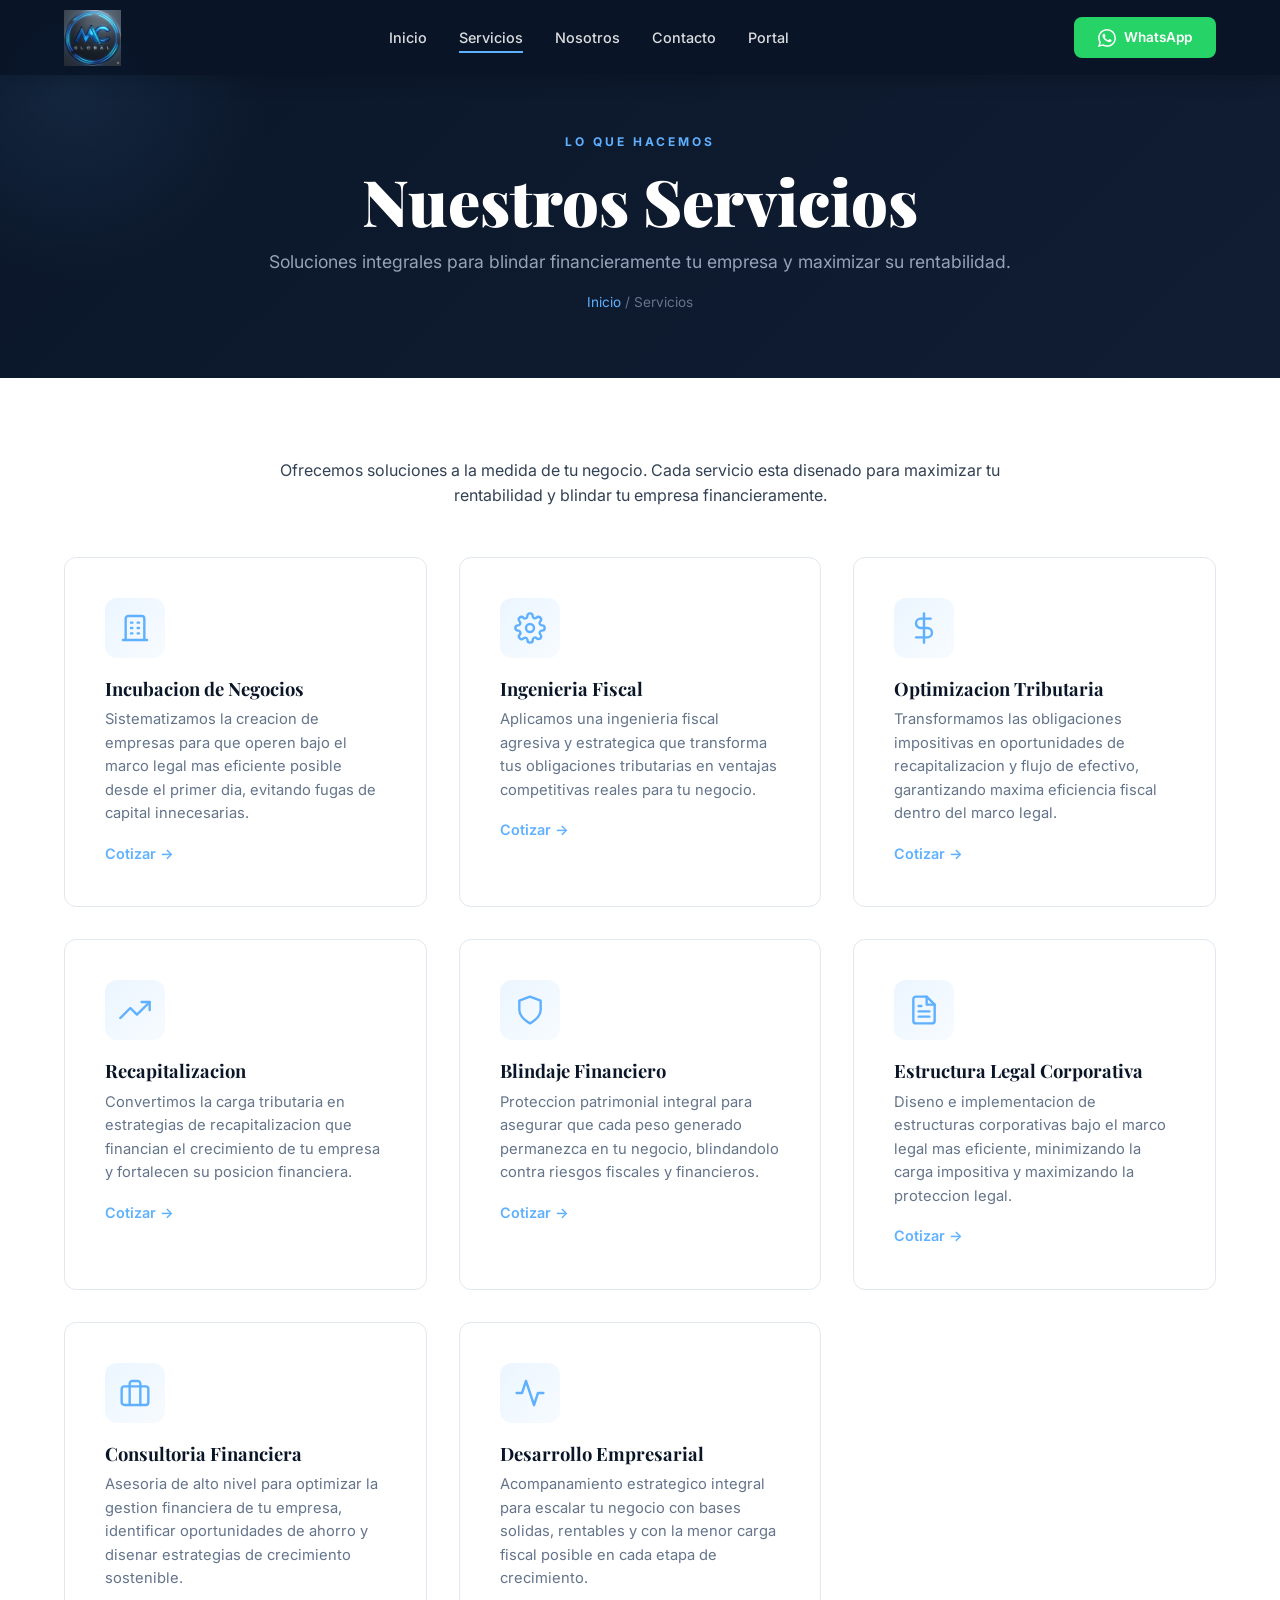
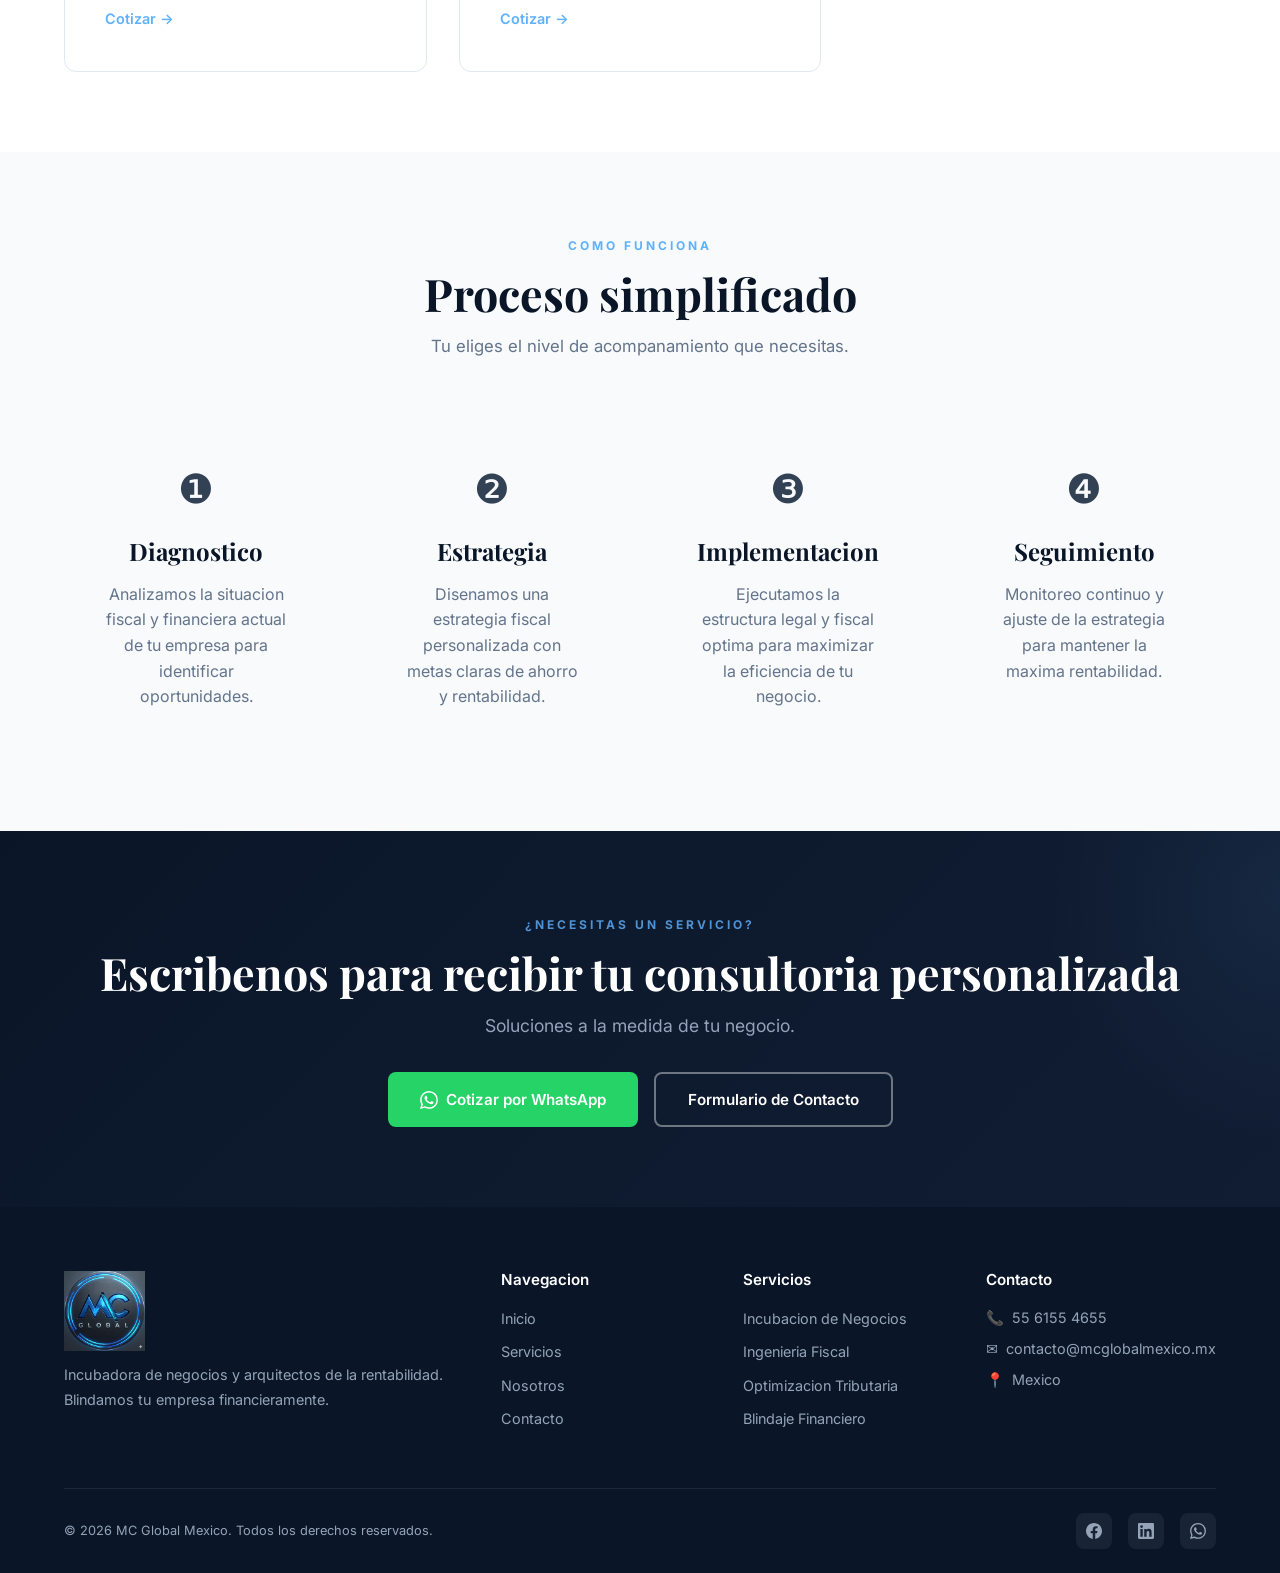
<file: servicios.html>
<!DOCTYPE html>
<html lang="es-MX">
<head>
  <meta charset="UTF-8">
  <meta name="viewport" content="width=device-width, initial-scale=1.0">
  <title>Servicios — MC Global México</title>
  <meta name="description" content="Incubacion de negocios, ingenieria fiscal, optimizacion tributaria, blindaje financiero y mas. Consultoria integral para la rentabilidad de tu empresa.">
  <meta name="theme-color" content="#5FB1FF">
  <meta property="og:title" content="Servicios — MC Global México">
  <meta property="og:description" content="Soluciones integrales para blindar financieramente tu empresa y maximizar su rentabilidad.">
  <meta property="og:image" content="MCglobalFinal.png">
  <link rel="icon" type="image/svg+xml" href="data:image/svg+xml,%3Csvg xmlns='http://www.w3.org/2000/svg' viewBox='0 0 32 32'%3E%3Crect width='32' height='32' rx='8' fill='%230a1628'/%3E%3Ctext x='16' y='22' text-anchor='middle' font-family='Arial,sans-serif' font-weight='900' font-size='16' fill='%235FB1FF'%3EMC%3C/text%3E%3C/svg%3E">
  <link rel="preconnect" href="https://fonts.googleapis.com">
  <link rel="preconnect" href="https://fonts.gstatic.com" crossorigin>
  <link href="https://fonts.googleapis.com/css2?family=Inter:wght@400;500;600;700;800&family=Playfair+Display:wght@400;700;900&display=swap" rel="stylesheet">
  <link rel="stylesheet" href="styles.css">
</head>
<body>

  <!-- PRELOADER -->
  <div class="preloader" id="preloader"><div class="preloader-spinner"></div></div>

  <!-- NAVBAR -->
  <nav class="navbar scrolled" id="navbar">
    <div class="container">
      <a href="index.html" class="navbar-logo" aria-label="MC Global Inicio">
        <img src="MCglobalLogo.jpg" alt="MC Global México">
      </a>
      <div class="nav-links">
        <a href="index.html">Inicio</a>
        <a href="servicios.html" class="active">Servicios</a>
        <a href="nosotros.html">Nosotros</a>
        <a href="contacto.html">Contacto</a>
        <a href="login.html">Portal</a>
      </div>
      <div class="nav-cta">
        <a href="https://wa.me/525561554655" target="_blank" rel="noopener" class="btn btn-whatsapp" aria-label="WhatsApp">
          <svg viewBox="0 0 24 24" fill="currentColor"><path d="M17.472 14.382c-.297-.149-1.758-.867-2.03-.967-.273-.099-.471-.148-.67.15-.197.297-.767.966-.94 1.164-.173.199-.347.223-.644.075-.297-.15-1.255-.463-2.39-1.475-.883-.788-1.48-1.761-1.653-2.059-.173-.297-.018-.458.13-.606.134-.133.298-.347.446-.52.149-.174.198-.298.298-.497.099-.198.05-.371-.025-.52-.075-.149-.669-1.612-.916-2.207-.242-.579-.487-.5-.669-.51-.173-.008-.371-.01-.57-.01-.198 0-.52.074-.792.372-.272.297-1.04 1.016-1.04 2.479 0 1.462 1.065 2.875 1.213 3.074.149.198 2.096 3.2 5.077 4.487.709.306 1.262.489 1.694.625.712.227 1.36.195 1.871.118.571-.085 1.758-.719 2.006-1.413.248-.694.248-1.289.173-1.413-.074-.124-.272-.198-.57-.347m-5.421 7.403h-.004a9.87 9.87 0 01-5.031-1.378l-.361-.214-3.741.982.998-3.648-.235-.374a9.86 9.86 0 01-1.51-5.26c.001-5.45 4.436-9.884 9.888-9.884 2.64 0 5.122 1.03 6.988 2.898a9.825 9.825 0 012.893 6.994c-.003 5.45-4.437 9.884-9.885 9.884m8.413-18.297A11.815 11.815 0 0012.05 0C5.495 0 .16 5.335.157 11.892c0 2.096.547 4.142 1.588 5.945L.057 24l6.305-1.654a11.882 11.882 0 005.683 1.448h.005c6.554 0 11.89-5.335 11.893-11.893a11.821 11.821 0 00-3.48-8.413z"/></svg>
          WhatsApp
        </a>
      </div>
      <button class="hamburger" id="hamburger" aria-label="Menu de navegacion" aria-expanded="false">
        <span></span><span></span><span></span>
      </button>
    </div>
  </nav>

  <!-- Mobile Nav -->
  <div class="nav-overlay" id="navOverlay">
    <nav class="nav-links-mobile">
      <a href="index.html">Inicio</a>
      <a href="servicios.html">Servicios</a>
      <a href="nosotros.html">Nosotros</a>
      <a href="contacto.html">Contacto</a>
      <a href="login.html">Portal</a>
      <a href="https://wa.me/525561554655" target="_blank" rel="noopener" class="btn btn-whatsapp" style="margin-top:1rem;">WhatsApp</a>
    </nav>
  </div>

  <!-- PAGE HEADER -->
  <header class="page-header">
    <div class="container">
      <span class="section-label">Lo que hacemos</span>
      <h1 class="reveal">Nuestros Servicios</h1>
      <p>Soluciones integrales para blindar financieramente tu empresa y maximizar su rentabilidad.</p>
      <div class="breadcrumb reveal"><a href="index.html">Inicio</a> <span>/</span> <span class="current">Servicios</span></div>
    </div>
  </header>

  <!-- SERVICIOS DETALLE -->
  <section>
    <div class="container">
      <p class="section-subtitle reveal" style="max-width:800px;text-align:center;margin:0 auto 3rem;">Ofrecemos soluciones a la medida de tu negocio. Cada servicio esta disenado para maximizar tu rentabilidad y blindar tu empresa financieramente.</p>

      <div class="services-grid" style="grid-template-columns: repeat(auto-fit, minmax(340px, 1fr)); gap: 2rem;">

        <div class="service-card large reveal" style="padding:2.5rem;">
          <div class="service-icon" style="width:60px;height:60px;"><svg viewBox="0 0 24 24" style="width:32px;height:32px;"><path d="M3 21h18M9 8h1M9 12h1M9 16h1M14 8h1M14 12h1M14 16h1M5 21V5a2 2 0 012-2h10a2 2 0 012 2v16"/></svg></div>
          <h3>Incubacion de Negocios</h3>
          <p>Sistematizamos la creacion de empresas para que operen bajo el marco legal mas eficiente posible desde el primer dia, evitando fugas de capital innecesarias.</p>
          <a href="https://wa.me/525561554655?text=Hola%2C%20me%20interesa%20el%20servicio%20de%20Incubacion%20de%20Negocios" target="_blank" rel="noopener" class="card-link">Cotizar &rarr;</a>
        </div>

        <div class="service-card large reveal reveal-delay-1" style="padding:2.5rem;">
          <div class="service-icon" style="width:60px;height:60px;"><svg viewBox="0 0 24 24" style="width:32px;height:32px;"><circle cx="12" cy="12" r="3"/><path d="M19.4 15a1.65 1.65 0 00.33 1.82l.06.06a2 2 0 010 2.83 2 2 0 01-2.83 0l-.06-.06a1.65 1.65 0 00-1.82-.33 1.65 1.65 0 00-1 1.51V21a2 2 0 01-4 0v-.09A1.65 1.65 0 009 19.4a1.65 1.65 0 00-1.82.33l-.06.06a2 2 0 01-2.83-2.83l.06-.06A1.65 1.65 0 004.68 15a1.65 1.65 0 00-1.51-1H3a2 2 0 010-4h.09A1.65 1.65 0 004.6 9a1.65 1.65 0 00-.33-1.82l-.06-.06a2 2 0 012.83-2.83l.06.06A1.65 1.65 0 009 4.68a1.65 1.65 0 001-1.51V3a2 2 0 014 0v.09a1.65 1.65 0 001 1.51 1.65 1.65 0 001.82-.33l.06-.06a2 2 0 012.83 2.83l-.06.06A1.65 1.65 0 0019.4 9a1.65 1.65 0 001.51 1H21a2 2 0 010 4h-.09a1.65 1.65 0 00-1.51 1z"/></svg></div>
          <h3>Ingenieria Fiscal</h3>
          <p>Aplicamos una ingenieria fiscal agresiva y estrategica que transforma tus obligaciones tributarias en ventajas competitivas reales para tu negocio.</p>
          <a href="https://wa.me/525561554655?text=Hola%2C%20me%20interesa%20el%20servicio%20de%20Ingenieria%20Fiscal" target="_blank" rel="noopener" class="card-link">Cotizar &rarr;</a>
        </div>

        <div class="service-card large reveal reveal-delay-2" style="padding:2.5rem;">
          <div class="service-icon" style="width:60px;height:60px;"><svg viewBox="0 0 24 24" style="width:32px;height:32px;"><line x1="12" y1="1" x2="12" y2="23"/><path d="M17 5H9.5a3.5 3.5 0 000 7h5a3.5 3.5 0 010 7H6"/></svg></div>
          <h3>Optimizacion Tributaria</h3>
          <p>Transformamos las obligaciones impositivas en oportunidades de recapitalizacion y flujo de efectivo, garantizando maxima eficiencia fiscal dentro del marco legal.</p>
          <a href="https://wa.me/525561554655?text=Hola%2C%20me%20interesa%20el%20servicio%20de%20Optimizacion%20Tributaria" target="_blank" rel="noopener" class="card-link">Cotizar &rarr;</a>
        </div>

        <div class="service-card large reveal" style="padding:2.5rem;">
          <div class="service-icon" style="width:60px;height:60px;"><svg viewBox="0 0 24 24" style="width:32px;height:32px;"><polyline points="23 6 13.5 15.5 8.5 10.5 1 18"/><polyline points="17 6 23 6 23 12"/></svg></div>
          <h3>Recapitalizacion</h3>
          <p>Convertimos la carga tributaria en estrategias de recapitalizacion que financian el crecimiento de tu empresa y fortalecen su posicion financiera.</p>
          <a href="https://wa.me/525561554655?text=Hola%2C%20me%20interesa%20el%20servicio%20de%20Recapitalizacion" target="_blank" rel="noopener" class="card-link">Cotizar &rarr;</a>
        </div>

        <div class="service-card large reveal reveal-delay-1" style="padding:2.5rem;">
          <div class="service-icon" style="width:60px;height:60px;"><svg viewBox="0 0 24 24" style="width:32px;height:32px;"><path d="M12 22s8-4 8-10V5l-8-3-8 3v7c0 6 8 10 8 10z"/></svg></div>
          <h3>Blindaje Financiero</h3>
          <p>Proteccion patrimonial integral para asegurar que cada peso generado permanezca en tu negocio, blindandolo contra riesgos fiscales y financieros.</p>
          <a href="https://wa.me/525561554655?text=Hola%2C%20me%20interesa%20el%20servicio%20de%20Blindaje%20Financiero" target="_blank" rel="noopener" class="card-link">Cotizar &rarr;</a>
        </div>

        <div class="service-card large reveal reveal-delay-2" style="padding:2.5rem;">
          <div class="service-icon" style="width:60px;height:60px;"><svg viewBox="0 0 24 24" style="width:32px;height:32px;"><path d="M14 2H6a2 2 0 00-2 2v16a2 2 0 002 2h12a2 2 0 002-2V8z"/><polyline points="14 2 14 8 20 8"/><line x1="16" y1="13" x2="8" y2="13"/><line x1="16" y1="17" x2="8" y2="17"/><polyline points="10 9 9 9 8 9"/></svg></div>
          <h3>Estructura Legal Corporativa</h3>
          <p>Diseno e implementacion de estructuras corporativas bajo el marco legal mas eficiente, minimizando la carga impositiva y maximizando la proteccion legal.</p>
          <a href="https://wa.me/525561554655?text=Hola%2C%20me%20interesa%20el%20servicio%20de%20Estructura%20Legal%20Corporativa" target="_blank" rel="noopener" class="card-link">Cotizar &rarr;</a>
        </div>

        <div class="service-card large reveal" style="padding:2.5rem;">
          <div class="service-icon" style="width:60px;height:60px;"><svg viewBox="0 0 24 24" style="width:32px;height:32px;"><rect x="2" y="7" width="20" height="14" rx="2" ry="2"/><path d="M16 21V5a2 2 0 00-2-2h-4a2 2 0 00-2 2v16"/></svg></div>
          <h3>Consultoria Financiera</h3>
          <p>Asesoria de alto nivel para optimizar la gestion financiera de tu empresa, identificar oportunidades de ahorro y disenar estrategias de crecimiento sostenible.</p>
          <a href="https://wa.me/525561554655?text=Hola%2C%20me%20interesa%20el%20servicio%20de%20Consultoria%20Financiera" target="_blank" rel="noopener" class="card-link">Cotizar &rarr;</a>
        </div>

        <div class="service-card large reveal reveal-delay-1" style="padding:2.5rem;">
          <div class="service-icon" style="width:60px;height:60px;"><svg viewBox="0 0 24 24" style="width:32px;height:32px;"><path d="M22 12h-4l-3 9L9 3l-3 9H2"/></svg></div>
          <h3>Desarrollo Empresarial</h3>
          <p>Acompanamiento estrategico integral para escalar tu negocio con bases solidas, rentables y con la menor carga fiscal posible en cada etapa de crecimiento.</p>
          <a href="https://wa.me/525561554655?text=Hola%2C%20me%20interesa%20el%20servicio%20de%20Desarrollo%20Empresarial" target="_blank" rel="noopener" class="card-link">Cotizar &rarr;</a>
        </div>

      </div>
    </div>
  </section>

  <!-- PROCESO -->
  <section style="background:var(--gray-50)">
    <div class="container">
      <div class="section-header reveal">
        <span class="section-label">Como funciona</span>
        <h2>Proceso simplificado</h2>
        <p>Tu eliges el nivel de acompanamiento que necesitas.</p>
      </div>
      <div class="about-grid" style="grid-template-columns: repeat(4, 1fr);">
        <div class="about-card reveal" style="text-align:center;">
          <div style="font-size:2.5rem;margin-bottom:1rem;">&#10102;</div>
          <h3>Diagnostico</h3>
          <p>Analizamos la situacion fiscal y financiera actual de tu empresa para identificar oportunidades.</p>
        </div>
        <div class="about-card reveal reveal-delay-1" style="text-align:center;">
          <div style="font-size:2.5rem;margin-bottom:1rem;">&#10103;</div>
          <h3>Estrategia</h3>
          <p>Disenamos una estrategia fiscal personalizada con metas claras de ahorro y rentabilidad.</p>
        </div>
        <div class="about-card reveal reveal-delay-2" style="text-align:center;">
          <div style="font-size:2.5rem;margin-bottom:1rem;">&#10104;</div>
          <h3>Implementacion</h3>
          <p>Ejecutamos la estructura legal y fiscal optima para maximizar la eficiencia de tu negocio.</p>
        </div>
        <div class="about-card reveal reveal-delay-3" style="text-align:center;">
          <div style="font-size:2.5rem;margin-bottom:1rem;">&#10105;</div>
          <h3>Seguimiento</h3>
          <p>Monitoreo continuo y ajuste de la estrategia para mantener la maxima rentabilidad.</p>
        </div>
      </div>
    </div>
  </section>

  <!-- CTA -->
  <section class="cta-section">
    <div class="container reveal">
      <span class="section-label" style="color:rgba(95,177,255,.8)">¿Necesitas un servicio?</span>
      <h2>Escribenos para recibir tu consultoria personalizada</h2>
      <p>Soluciones a la medida de tu negocio.</p>
      <div class="cta-buttons">
        <a href="https://wa.me/525561554655?text=Hola%2C%20quiero%20cotizar%20un%20servicio" target="_blank" rel="noopener" class="btn btn-whatsapp">
          <svg viewBox="0 0 24 24" fill="currentColor" width="18" height="18"><path d="M17.472 14.382c-.297-.149-1.758-.867-2.03-.967-.273-.099-.471-.148-.67.15-.197.297-.767.966-.94 1.164-.173.199-.347.223-.644.075-.297-.15-1.255-.463-2.39-1.475-.883-.788-1.48-1.761-1.653-2.059-.173-.297-.018-.458.13-.606.134-.133.298-.347.446-.52.149-.174.198-.298.298-.497.099-.198.05-.371-.025-.52-.075-.149-.669-1.612-.916-2.207-.242-.579-.487-.5-.669-.51-.173-.008-.371-.01-.57-.01-.198 0-.52.074-.792.372-.272.297-1.04 1.016-1.04 2.479 0 1.462 1.065 2.875 1.213 3.074.149.198 2.096 3.2 5.077 4.487.709.306 1.262.489 1.694.625.712.227 1.36.195 1.871.118.571-.085 1.758-.719 2.006-1.413.248-.694.248-1.289.173-1.413-.074-.124-.272-.198-.57-.347m-5.421 7.403h-.004a9.87 9.87 0 01-5.031-1.378l-.361-.214-3.741.982.998-3.648-.235-.374a9.86 9.86 0 01-1.51-5.26c.001-5.45 4.436-9.884 9.888-9.884 2.64 0 5.122 1.03 6.988 2.898a9.825 9.825 0 012.893 6.994c-.003 5.45-4.437 9.884-9.885 9.884m8.413-18.297A11.815 11.815 0 0012.05 0C5.495 0 .16 5.335.157 11.892c0 2.096.547 4.142 1.588 5.945L.057 24l6.305-1.654a11.882 11.882 0 005.683 1.448h.005c6.554 0 11.89-5.335 11.893-11.893a11.821 11.821 0 00-3.48-8.413z"/></svg>
          Cotizar por WhatsApp
        </a>
        <a href="contacto.html" class="btn btn-outline">Formulario de Contacto</a>
      </div>
    </div>
  </section>

  <!-- FOOTER -->
  <footer class="footer">
    <div class="container">
      <div class="footer-grid">
        <div class="footer-brand">
          <img src="MCglobalLogo.jpg" alt="MC Global México">
          <p>Incubadora de negocios y arquitectos de la rentabilidad. Blindamos tu empresa financieramente.</p>
        </div>
        <div>
          <h4>Navegacion</h4>
          <ul>
            <li><a href="index.html">Inicio</a></li>
            <li><a href="servicios.html">Servicios</a></li>
            <li><a href="nosotros.html">Nosotros</a></li>
            <li><a href="contacto.html">Contacto</a></li>
          </ul>
        </div>
        <div>
          <h4>Servicios</h4>
          <ul>
            <li><a href="servicios.html">Incubacion de Negocios</a></li>
            <li><a href="servicios.html">Ingenieria Fiscal</a></li>
            <li><a href="servicios.html">Optimizacion Tributaria</a></li>
            <li><a href="servicios.html">Blindaje Financiero</a></li>
          </ul>
        </div>
        <div>
          <h4>Contacto</h4>
          <div class="footer-contact-item"><span class="icon">&#128222;</span><span><a href="tel:5561554655">55 6155 4655</a></span></div>
          <div class="footer-contact-item"><span class="icon">&#9993;</span><span><a href="mailto:contacto@mcglobalmexico.mx">contacto@mcglobalmexico.mx</a></span></div>
          <div class="footer-contact-item"><span class="icon">&#128205;</span><span>Mexico</span></div>
        </div>
      </div>
      <div class="footer-bottom">
        <span>&copy; 2026 MC Global Mexico. Todos los derechos reservados.</span>
        <div class="footer-social">
          <a href="https://facebook.com" target="_blank" rel="noopener" aria-label="Facebook"><svg viewBox="0 0 24 24" fill="currentColor"><path d="M24 12.073c0-6.627-5.373-12-12-12s-12 5.373-12 12c0 5.99 4.388 10.954 10.125 11.854v-8.385H7.078v-3.47h3.047V9.43c0-3.007 1.792-4.669 4.533-4.669 1.312 0 2.686.235 2.686.235v2.953H15.83c-1.491 0-1.956.925-1.956 1.874v2.25h3.328l-.532 3.47h-2.796v8.385C19.612 23.027 24 18.062 24 12.073z"/></svg></a>
          <a href="https://linkedin.com" target="_blank" rel="noopener" aria-label="LinkedIn"><svg viewBox="0 0 24 24" fill="currentColor"><path d="M20.447 20.452h-3.554v-5.569c0-1.328-.027-3.037-1.852-3.037-1.853 0-2.136 1.445-2.136 2.939v5.667H9.351V9h3.414v1.561h.046c.477-.9 1.637-1.85 3.37-1.85 3.601 0 4.267 2.37 4.267 5.455v6.286zM5.337 7.433a2.062 2.062 0 01-2.063-2.065 2.064 2.064 0 112.063 2.065zm1.782 13.019H3.555V9h3.564v11.452zM22.225 0H1.771C.792 0 0 .774 0 1.729v20.542C0 23.227.792 24 1.771 24h20.451C23.2 24 24 23.227 24 22.271V1.729C24 .774 23.2 0 22.222 0h.003z"/></svg></a>
          <a href="https://wa.me/525561554655" target="_blank" rel="noopener" aria-label="WhatsApp"><svg viewBox="0 0 24 24" fill="currentColor"><path d="M17.472 14.382c-.297-.149-1.758-.867-2.03-.967-.273-.099-.471-.148-.67.15-.197.297-.767.966-.94 1.164-.173.199-.347.223-.644.075-.297-.15-1.255-.463-2.39-1.475-.883-.788-1.48-1.761-1.653-2.059-.173-.297-.018-.458.13-.606.134-.133.298-.347.446-.52.149-.174.198-.298.298-.497.099-.198.05-.371-.025-.52-.075-.149-.669-1.612-.916-2.207-.242-.579-.487-.5-.669-.51-.173-.008-.371-.01-.57-.01-.198 0-.52.074-.792.372-.272.297-1.04 1.016-1.04 2.479 0 1.462 1.065 2.875 1.213 3.074.149.198 2.096 3.2 5.077 4.487.709.306 1.262.489 1.694.625.712.227 1.36.195 1.871.118.571-.085 1.758-.719 2.006-1.413.248-.694.248-1.289.173-1.413-.074-.124-.272-.198-.57-.347m-5.421 7.403h-.004a9.87 9.87 0 01-5.031-1.378l-.361-.214-3.741.982.998-3.648-.235-.374a9.86 9.86 0 01-1.51-5.26c.001-5.45 4.436-9.884 9.888-9.884 2.64 0 5.122 1.03 6.988 2.898a9.825 9.825 0 012.893 6.994c-.003 5.45-4.437 9.884-9.885 9.884m8.413-18.297A11.815 11.815 0 0012.05 0C5.495 0 .16 5.335.157 11.892c0 2.096.547 4.142 1.588 5.945L.057 24l6.305-1.654a11.882 11.882 0 005.683 1.448h.005c6.554 0 11.89-5.335 11.893-11.893a11.821 11.821 0 00-3.48-8.413z"/></svg></a>
        </div>
      </div>
    </div>
  </footer>

  <!-- BACK TO TOP -->
  <button class="back-to-top" id="backToTop" aria-label="Volver arriba">
    <svg viewBox="0 0 24 24" fill="none" stroke="currentColor" stroke-width="2.5" stroke-linecap="round" stroke-linejoin="round"><polyline points="18 15 12 9 6 15"/></svg>
  </button>

  <script>
    /* Preloader */
    window.addEventListener('load', () => { document.getElementById('preloader').classList.add('hidden'); });

    /* Navbar */
    const navbar = document.getElementById('navbar');
    window.addEventListener('scroll', () => { navbar.classList.toggle('scrolled', true); }, { passive: true });

    /* Hamburger + Overlay */
    const hamburger = document.getElementById('hamburger');
    const navOverlay = document.getElementById('navOverlay');
    hamburger.addEventListener('click', () => {
      hamburger.classList.toggle('active');
      navOverlay.classList.toggle('open');
      document.body.style.overflow = navOverlay.classList.contains('open') ? 'hidden' : '';
    });
    navOverlay.querySelectorAll('a').forEach(l => l.addEventListener('click', () => { hamburger.classList.remove('active'); navOverlay.classList.remove('open'); document.body.style.overflow = ''; }));

    /* Reveal */
    const revealEls = document.querySelectorAll('.reveal');
    const obs = new IntersectionObserver(entries => { entries.forEach(e => { if (e.isIntersecting) { e.target.classList.add('active'); obs.unobserve(e.target); } }); }, { threshold: 0.15, rootMargin: '0px 0px -50px 0px' });
    revealEls.forEach(el => obs.observe(el));

    /* Back to Top */
    const backToTop = document.getElementById('backToTop');
    window.addEventListener('scroll', () => { backToTop.classList.toggle('visible', window.scrollY > 400); }, { passive: true });
    backToTop.addEventListener('click', () => { window.scrollTo({ top: 0, behavior: 'smooth' }); });
  </script>

</body>
</html>
</file>
<file: styles.css>
/* ===============================================
   MC IMPORTACIONES DE USAMEX — Global Styles
   =============================================== */

:root {
  --blue: #5FB1FF;
  --blue-dark: #1a6fbf;
  --blue-deeper: #0d4a8a;
  --navy: #0a1628;
  --navy-light: #111d33;
  --white: #ffffff;
  --gray-50: #f8fafc;
  --gray-100: #f1f5f9;
  --gray-200: #e2e8f0;
  --gray-300: #cbd5e1;
  --gray-400: #94a3b8;
  --gray-500: #64748b;
  --gray-600: #475569;
  --gray-700: #334155;
  --accent: #ff6b35;
  --radius: 12px;
  --radius-lg: 20px;
  --shadow: 0 4px 24px rgba(0,0,0,.08);
  --shadow-lg: 0 12px 40px rgba(0,0,0,.12);
  --transition: .3s cubic-bezier(.4,0,.2,1);
}

*,*::before,*::after { box-sizing: border-box; margin: 0; padding: 0; }

html {
  scroll-behavior: smooth;
  -webkit-font-smoothing: antialiased;
}

body {
  font-family: 'Inter', system-ui, -apple-system, sans-serif;
  color: var(--gray-700);
  background: var(--white);
  line-height: 1.6;
  overflow-x: hidden;
}

img { max-width: 100%; height: auto; display: block; }
a { text-decoration: none; color: inherit; transition: var(--transition); }
ul { list-style: none; }

.container {
  width: min(1200px, 90%);
  margin-inline: auto;
}

/* --- TYPOGRAPHY --- */
h1,h2,h3,h4 {
  font-family: 'Playfair Display', Georgia, serif;
  color: var(--navy);
  line-height: 1.2;
}
h1 { font-size: clamp(2.4rem, 5vw, 4rem); font-weight: 900; }
h2 { font-size: clamp(1.8rem, 3.5vw, 2.8rem); font-weight: 700; }
h3 { font-size: clamp(1.2rem, 2vw, 1.5rem); font-weight: 700; }
h4 { font-size: 1.1rem; font-weight: 600; font-family: 'Inter', sans-serif; }

.section-label {
  display: inline-block;
  font-family: 'Inter', sans-serif;
  font-size: .75rem;
  font-weight: 700;
  letter-spacing: 3px;
  text-transform: uppercase;
  color: var(--blue);
  margin-bottom: .75rem;
}

/* --- NAVIGATION --- */
.navbar {
  position: fixed;
  top: 0; left: 0; right: 0;
  z-index: 1000;
  padding: 1rem 0;
  background: rgba(10,22,40,.7);
  backdrop-filter: blur(10px);
  transition: var(--transition);
}
.navbar.scrolled {
  background: rgba(10,22,40,.95);
  backdrop-filter: blur(16px);
  padding: .6rem 0;
  box-shadow: 0 2px 20px rgba(0,0,0,.2);
}
.navbar .container {
  display: flex;
  align-items: center;
  justify-content: space-between;
}
.navbar-logo img {
  height: 70px;
  width: auto;
  filter: brightness(1.2);
}
.navbar.scrolled .navbar-logo img { height: 56px; }
.nav-links {
  display: flex;
  gap: 2rem;
  align-items: center;
}
.nav-links a {
  color: rgba(255,255,255,.85);
  font-size: .9rem;
  font-weight: 500;
  position: relative;
}
.nav-links a::after {
  content: '';
  position: absolute;
  bottom: -4px; left: 0;
  width: 0; height: 2px;
  background: var(--blue);
  transition: var(--transition);
}
.nav-links a:hover { color: var(--white); }
.nav-links a:hover::after, .nav-links a.active::after { width: 100%; }

.nav-cta { margin-left: 1rem; }
.nav-cta .btn { padding: .6rem 1.5rem; font-size: .85rem; }
.btn svg { width: 18px; height: 18px; flex-shrink: 0; }

/* Mobile Nav Overlay */
.nav-overlay {
  display: none;
  position: fixed;
  inset: 0;
  background: rgba(10,22,40,.98);
  backdrop-filter: blur(20px);
  z-index: 999;
  justify-content: center;
  align-items: center;
  opacity: 0;
  transition: opacity .4s ease;
}
.nav-overlay.open { display: flex; opacity: 1; }
.nav-links-mobile {
  display: flex;
  flex-direction: column;
  align-items: center;
  gap: 2rem;
}
.nav-links-mobile a {
  color: var(--white);
  font-family: 'Playfair Display', serif;
  font-size: 2rem;
  font-weight: 600;
  opacity: .8;
  transition: opacity var(--transition), transform var(--transition);
}
.nav-links-mobile a:hover { opacity: 1; transform: translateX(8px); }

.hamburger.active span:nth-child(1) { transform: rotate(45deg) translate(5px, 5px); }
.hamburger.active span:nth-child(2) { opacity: 0; }
.hamburger.active span:nth-child(3) { transform: rotate(-45deg) translate(5px, -5px); }

/* Card Link */
.card-link {
  display: inline-block;
  margin-top: 1rem;
  color: var(--blue);
  font-weight: 600;
  font-size: .9rem;
  transition: var(--transition);
}
.card-link:hover { color: var(--blue-dark); transform: translateX(4px); }

/* Footer Social SVG */
.footer-social a svg { width: 16px; height: 16px; }

/* Footer Contact Item */
.footer-contact-item {
  display: flex;
  align-items: flex-start;
  gap: .5rem;
  margin-bottom: .5rem;
  font-size: .9rem;
}
.footer-contact-item .icon { flex-shrink: 0; }

/* Gradient Text */
.gradient-text {
  background: linear-gradient(135deg, var(--blue) 0%, #93d5ff 50%, var(--accent) 100%);
  -webkit-background-clip: text;
  -webkit-text-fill-color: transparent;
  background-clip: text;
}

.hamburger {
  display: none;
  flex-direction: column;
  gap: 5px;
  cursor: pointer;
  background: none;
  border: none;
  padding: 4px;
}
.hamburger span {
  width: 24px;
  height: 2px;
  background: var(--white);
  transition: var(--transition);
}

/* --- HERO VIDEO SCROLL --- */
.hero {
  position: relative;
  height: 300vh;
}
.hero-sticky {
  position: sticky;
  top: 0;
  height: 100vh;
  overflow: hidden;
  display: flex;
  align-items: center;
  justify-content: center;
}
.hero-video-wrap {
  position: absolute;
  inset: 0;
  z-index: 0;
}
.hero-video-wrap video {
  width: 100%;
  height: 100%;
  object-fit: contain;
  background: var(--navy);
}
.hero-video-wrap .hero-fallback {
  display: none;
  width: 100%;
  height: 100%;
  object-fit: contain;
  background: var(--navy);
}
.hero-overlay {
  position: absolute;
  inset: 0;
  background: linear-gradient(
    135deg,
    rgba(10,22,40,.7) 0%,
    rgba(10,22,40,.4) 50%,
    rgba(10,22,40,.6) 100%
  );
  z-index: 1;
}
.hero-content {
  position: relative;
  z-index: 2;
  text-align: center;
  color: var(--white);
  max-width: 800px;
  padding: 0 2rem;
}
.hero-content h1 {
  color: var(--white);
  margin-bottom: 1rem;
}
.hero-content h1 span {
  background: linear-gradient(135deg, var(--blue), #93d5ff);
  -webkit-background-clip: text;
  -webkit-text-fill-color: transparent;
  background-clip: text;
}
.hero-content p {
  font-size: clamp(1rem, 1.8vw, 1.25rem);
  color: rgba(255,255,255,.85);
  margin-bottom: 2rem;
  max-width: 600px;
  margin-inline: auto;
}
.hero-scroll-hint {
  position: absolute;
  bottom: 2rem;
  left: 50%;
  transform: translateX(-50%);
  z-index: 2;
  color: rgba(255,255,255,.6);
  font-size: .8rem;
  display: flex;
  flex-direction: column;
  align-items: center;
  gap: .5rem;
  animation: float 2s ease-in-out infinite;
}
.hero-scroll-hint .arrow {
  width: 20px;
  height: 20px;
  border-right: 2px solid rgba(255,255,255,.5);
  border-bottom: 2px solid rgba(255,255,255,.5);
  transform: rotate(45deg);
}

@keyframes float {
  0%,100% { transform: translateX(-50%) translateY(0); }
  50% { transform: translateX(-50%) translateY(8px); }
}

/* --- BUTTONS --- */
.btn {
  display: inline-flex;
  align-items: center;
  gap: .5rem;
  padding: .85rem 2rem;
  border-radius: 8px;
  font-weight: 600;
  font-size: .95rem;
  border: none;
  cursor: pointer;
  transition: var(--transition);
}
.btn-primary {
  background: var(--blue);
  color: var(--white);
}
.btn-primary:hover {
  background: var(--blue-dark);
  transform: translateY(-2px);
  box-shadow: 0 8px 24px rgba(95,177,255,.35);
}
.btn-outline {
  background: transparent;
  color: var(--white);
  border: 2px solid rgba(255,255,255,.4);
}
.btn-outline:hover {
  border-color: var(--white);
  background: rgba(255,255,255,.1);
}
.btn-whatsapp {
  background: #25d366;
  color: var(--white);
}
.btn-whatsapp:hover {
  background: #20b858;
  transform: translateY(-2px);
  box-shadow: 0 8px 24px rgba(37,211,102,.35);
}

/* --- STATS BAR --- */
.stats-bar {
  background: var(--navy);
  padding: 3rem 0;
  position: relative;
  z-index: 10;
}
.stats-grid {
  display: grid;
  grid-template-columns: repeat(4, 1fr);
  gap: 2rem;
  text-align: center;
}
.stat-item h3 {
  font-family: 'Inter', sans-serif;
  font-size: clamp(2rem, 4vw, 3rem);
  font-weight: 800;
  color: var(--blue);
  margin-bottom: .25rem;
}
.stat-item p {
  color: var(--gray-400);
  font-size: .9rem;
}

/* --- SECTIONS --- */
section { padding: 5rem 0; }
.section-header {
  text-align: center;
  max-width: 650px;
  margin: 0 auto 3.5rem;
}
.section-header p {
  color: var(--gray-500);
  font-size: 1.05rem;
  margin-top: .75rem;
}

/* --- SERVICES GRID --- */
.services-grid {
  display: grid;
  grid-template-columns: repeat(auto-fit, minmax(280px, 1fr));
  gap: 1.5rem;
}
.service-card {
  background: var(--white);
  border: 1px solid var(--gray-200);
  border-radius: var(--radius);
  padding: 2rem;
  transition: var(--transition);
  position: relative;
  overflow: hidden;
}
.service-card::before {
  content: '';
  position: absolute;
  top: 0; left: 0; right: 0;
  height: 3px;
  background: linear-gradient(90deg, var(--blue), var(--blue-dark));
  transform: scaleX(0);
  transition: var(--transition);
}
.service-card:hover {
  transform: translateY(-4px);
  box-shadow: var(--shadow-lg);
  border-color: transparent;
}
.service-card:hover::before { transform: scaleX(1); }
.service-icon {
  width: 52px;
  height: 52px;
  background: linear-gradient(135deg, rgba(95,177,255,.12), rgba(95,177,255,.05));
  border-radius: 12px;
  display: flex;
  align-items: center;
  justify-content: center;
  font-size: 1.5rem;
  margin-bottom: 1.25rem;
  color: var(--blue);
}
.service-card h3 { margin-bottom: .5rem; font-size: 1.15rem; }
.service-card p { color: var(--gray-500); font-size: .92rem; }

/* --- ABOUT / MISSION CARDS --- */
.about-grid {
  display: grid;
  grid-template-columns: repeat(auto-fit, minmax(320px, 1fr));
  gap: 2rem;
}
.about-card {
  background: var(--gray-50);
  border-radius: var(--radius-lg);
  padding: 2.5rem;
  transition: var(--transition);
}
.about-card:hover {
  background: var(--white);
  box-shadow: var(--shadow-lg);
}
.about-card h3 { margin-bottom: 1rem; }
.about-card p { color: var(--gray-500); }

/* --- CTA BANNER --- */
.cta-section {
  background: linear-gradient(135deg, var(--navy) 0%, var(--navy-light) 100%);
  text-align: center;
  position: relative;
  overflow: hidden;
}
.cta-section::before {
  content: '';
  position: absolute;
  top: -50%; right: -20%;
  width: 500px; height: 500px;
  border-radius: 50%;
  background: radial-gradient(circle, rgba(95,177,255,.08) 0%, transparent 70%);
}
.cta-section h2 { color: var(--white); margin-bottom: .75rem; }
.cta-section p { color: var(--gray-400); margin-bottom: 2rem; font-size: 1.1rem; }
.cta-buttons { display: flex; gap: 1rem; justify-content: center; flex-wrap: wrap; }

/* --- CONTACT --- */
.contact-grid {
  display: grid;
  grid-template-columns: 1fr 1fr;
  gap: 3rem;
  align-items: start;
}
.contact-info-card {
  background: var(--gray-50);
  border-radius: var(--radius-lg);
  padding: 2.5rem;
}
.contact-info-card h3 { margin-bottom: 1.5rem; }
.contact-detail {
  display: flex;
  align-items: flex-start;
  gap: 1rem;
  margin-bottom: 1.5rem;
}
.contact-detail .icon {
  width: 44px;
  height: 44px;
  background: linear-gradient(135deg, rgba(95,177,255,.15), rgba(95,177,255,.05));
  border-radius: 10px;
  display: flex;
  align-items: center;
  justify-content: center;
  font-size: 1.2rem;
  color: var(--blue);
  flex-shrink: 0;
}
.contact-detail h4 { margin-bottom: .2rem; color: var(--navy); }
.contact-detail p { color: var(--gray-500); font-size: .92rem; }

.contact-form {
  background: var(--white);
  border: 1px solid var(--gray-200);
  border-radius: var(--radius-lg);
  padding: 2.5rem;
}
.contact-form h3 { margin-bottom: 1.5rem; }
.form-group { margin-bottom: 1.25rem; }
.form-group label {
  display: block;
  font-size: .85rem;
  font-weight: 600;
  color: var(--gray-600);
  margin-bottom: .4rem;
}
.form-group input,
.form-group textarea,
.form-group select {
  width: 100%;
  padding: .75rem 1rem;
  border: 1px solid var(--gray-200);
  border-radius: 8px;
  font-family: inherit;
  font-size: .95rem;
  transition: var(--transition);
  background: var(--gray-50);
}
.form-group input:focus,
.form-group textarea:focus,
.form-group select:focus {
  outline: none;
  border-color: var(--blue);
  box-shadow: 0 0 0 3px rgba(95,177,255,.15);
  background: var(--white);
}
.form-group textarea { resize: vertical; min-height: 120px; }
.form-row { display: grid; grid-template-columns: 1fr 1fr; gap: 1rem; }

/* --- FOOTER --- */
.footer {
  background: var(--navy);
  color: var(--gray-400);
  padding: 4rem 0 1.5rem;
}
.footer-grid {
  display: grid;
  grid-template-columns: 2fr 1fr 1fr 1fr;
  gap: 3rem;
  margin-bottom: 3rem;
}
.footer-brand p { margin-top: .75rem; font-size: .9rem; line-height: 1.7; }
.footer-brand img {
  height: 80px;
  filter: brightness(1.2);
}
.footer h4 {
  color: var(--white);
  margin-bottom: 1rem;
  font-size: .95rem;
}
.footer ul li { margin-bottom: .5rem; }
.footer ul a {
  color: var(--gray-400);
  font-size: .9rem;
}
.footer ul a:hover { color: var(--blue); }
.footer-bottom {
  border-top: 1px solid rgba(255,255,255,.08);
  padding-top: 1.5rem;
  display: flex;
  justify-content: space-between;
  align-items: center;
  font-size: .8rem;
}
.footer-social {
  display: flex;
  gap: 1rem;
}
.footer-social a {
  width: 36px; height: 36px;
  border-radius: 8px;
  background: rgba(255,255,255,.06);
  display: flex;
  align-items: center;
  justify-content: center;
  color: var(--gray-400);
  font-size: 1rem;
}
.footer-social a:hover {
  background: var(--blue);
  color: var(--white);
}

/* --- SCROLL ANIMATIONS --- */
.reveal {
  opacity: 0;
  transform: translateY(40px);
  transition: opacity .7s cubic-bezier(.4,0,.2,1), transform .7s cubic-bezier(.4,0,.2,1);
}
.reveal.active {
  opacity: 1;
  transform: translateY(0);
}
.reveal-delay-1 { transition-delay: .1s; }
.reveal-delay-2 { transition-delay: .2s; }
.reveal-delay-3 { transition-delay: .3s; }
.reveal-delay-4 { transition-delay: .4s; }

/* --- PAGE HEADER (inner pages) --- */
.page-header {
  background: linear-gradient(135deg, var(--navy) 0%, var(--navy-light) 100%);
  padding: 8rem 0 4rem;
  text-align: center;
  position: relative;
  overflow: hidden;
}
.page-header::before {
  content: '';
  position: absolute;
  top: -30%; left: -10%;
  width: 400px; height: 400px;
  border-radius: 50%;
  background: radial-gradient(circle, rgba(95,177,255,.1) 0%, transparent 70%);
}
.page-header h1 { color: var(--white); margin-bottom: .5rem; }
.page-header p { color: var(--gray-400); font-size: 1.1rem; }
.page-header .breadcrumb {
  margin-top: 1rem;
  font-size: .85rem;
  color: var(--gray-500);
}
.page-header .breadcrumb a { color: var(--blue); }

/* --- TIMELINE (nosotros) --- */
.timeline {
  position: relative;
  max-width: 700px;
  margin: 0 auto;
}
.timeline::before {
  content: '';
  position: absolute;
  left: 24px;
  top: 0; bottom: 0;
  width: 2px;
  background: var(--gray-200);
}
.timeline-item {
  padding-left: 60px;
  margin-bottom: 2.5rem;
  position: relative;
}
.timeline-item::before {
  content: '';
  position: absolute;
  left: 17px;
  top: 4px;
  width: 16px; height: 16px;
  border-radius: 50%;
  background: var(--blue);
  border: 3px solid var(--white);
  box-shadow: 0 0 0 2px var(--blue);
}
.timeline-item h4 { color: var(--blue); margin-bottom: .25rem; }
.timeline-item p { color: var(--gray-500); font-size: .95rem; }

/* --- RESPONSIVE --- */
@media (max-width: 1024px) {
  .footer-grid { grid-template-columns: 1fr 1fr; }
  .stats-grid { grid-template-columns: repeat(2, 1fr); }
  .contact-grid { grid-template-columns: 1fr; }
}

@media (max-width: 768px) {
  .nav-links, .nav-cta { display: none; }
  .hamburger { display: flex; z-index: 1001; }

  section { padding: 3.5rem 0; }
  .footer-grid { grid-template-columns: 1fr; gap: 2rem; }
  .form-row { grid-template-columns: 1fr; }
  .hero { height: 250vh; }
}

@media (max-width: 480px) {
  .stats-grid { grid-template-columns: 1fr 1fr; gap: 1.5rem; }
  .services-grid { grid-template-columns: 1fr; }
  .about-grid { grid-template-columns: 1fr; }
}

/* ═══════════════════════════════════════════
   PRELOADER
   ═══════════════════════════════════════════ */
.preloader {
  position: fixed;
  inset: 0;
  z-index: 99999;
  background: var(--navy);
  display: flex;
  align-items: center;
  justify-content: center;
  transition: opacity .6s ease, visibility .6s ease;
}
.preloader.hidden {
  opacity: 0;
  visibility: hidden;
}
.preloader-spinner {
  width: 48px;
  height: 48px;
  border: 3px solid rgba(95,177,255,.2);
  border-top-color: var(--blue);
  border-radius: 50%;
  animation: spin .8s linear infinite;
}
@keyframes spin {
  to { transform: rotate(360deg); }
}

/* ═══════════════════════════════════════════
   BACK TO TOP
   ═══════════════════════════════════════════ */
.back-to-top {
  position: fixed;
  bottom: 2rem;
  right: 6rem;
  z-index: 9998;
  width: 44px;
  height: 44px;
  border-radius: 50%;
  background: var(--blue);
  color: var(--white);
  border: none;
  cursor: pointer;
  display: flex;
  align-items: center;
  justify-content: center;
  box-shadow: 0 4px 16px rgba(95,177,255,.35);
  opacity: 0;
  visibility: hidden;
  transform: translateY(10px);
  transition: opacity .3s, visibility .3s, transform .3s, background .3s;
}
.back-to-top.visible {
  opacity: 1;
  visibility: visible;
  transform: translateY(0);
}
.back-to-top:hover {
  background: var(--blue-dark);
  transform: translateY(-2px);
}
.back-to-top svg {
  width: 20px;
  height: 20px;
}

/* ═══════════════════════════════════════════
   WAVE SECTION DIVIDERS
   ═══════════════════════════════════════════ */
.wave-divider {
  position: relative;
  width: 100%;
  overflow: hidden;
  line-height: 0;
  margin-top: -1px;
}
.wave-divider svg {
  display: block;
  width: 100%;
  height: 60px;
}
.wave-divider.flip {
  transform: rotate(180deg);
}

/* ═══════════════════════════════════════════
   TESTIMONIALS
   ═══════════════════════════════════════════ */
.testimonials-grid {
  display: grid;
  grid-template-columns: repeat(auto-fit, minmax(320px, 1fr));
  gap: 2rem;
}
.testimonial-card {
  background: var(--white);
  border: 1px solid var(--gray-200);
  border-radius: var(--radius-lg);
  padding: 2.5rem;
  position: relative;
  transition: var(--transition);
}
.testimonial-card:hover {
  transform: translateY(-4px);
  box-shadow: var(--shadow-lg);
  border-color: transparent;
}
.testimonial-card::before {
  content: '\201C';
  position: absolute;
  top: 1.25rem;
  right: 1.5rem;
  font-size: 4rem;
  line-height: 1;
  font-family: 'Playfair Display', Georgia, serif;
  color: rgba(95,177,255,.15);
  pointer-events: none;
}
.testimonial-stars {
  display: flex;
  gap: .15rem;
  margin-bottom: 1rem;
  color: #f59e0b;
}
.testimonial-stars svg {
  width: 18px;
  height: 18px;
}
.testimonial-text {
  color: var(--gray-600);
  font-size: .95rem;
  line-height: 1.7;
  margin-bottom: 1.5rem;
  font-style: italic;
}
.testimonial-author {
  display: flex;
  align-items: center;
  gap: 1rem;
}
.testimonial-avatar {
  width: 48px;
  height: 48px;
  border-radius: 50%;
  background: linear-gradient(135deg, var(--blue), var(--blue-dark));
  color: var(--white);
  display: flex;
  align-items: center;
  justify-content: center;
  font-weight: 700;
  font-size: 1.1rem;
  flex-shrink: 0;
}
.testimonial-author-name {
  font-weight: 700;
  color: var(--navy);
  font-size: .95rem;
}
.testimonial-author-role {
  font-size: .8rem;
  color: var(--gray-500);
}

/* ═══════════════════════════════════════════
   FAQ ACCORDION
   ═══════════════════════════════════════════ */
.faq-list {
  max-width: 800px;
  margin: 0 auto;
}
.faq-item {
  border: 1px solid var(--gray-200);
  border-radius: var(--radius);
  margin-bottom: .75rem;
  overflow: hidden;
  transition: var(--transition);
}
.faq-item:hover {
  border-color: var(--blue);
}
.faq-question {
  width: 100%;
  display: flex;
  align-items: center;
  justify-content: space-between;
  padding: 1.25rem 1.5rem;
  background: var(--white);
  border: none;
  cursor: pointer;
  font-family: 'Inter', sans-serif;
  font-size: 1rem;
  font-weight: 600;
  color: var(--navy);
  text-align: left;
  gap: 1rem;
  transition: var(--transition);
}
.faq-question:hover {
  background: var(--gray-50);
}
.faq-question .faq-icon {
  width: 24px;
  height: 24px;
  flex-shrink: 0;
  transition: transform .3s ease;
  color: var(--blue);
}
.faq-item.open .faq-question .faq-icon {
  transform: rotate(45deg);
}
.faq-answer {
  max-height: 0;
  overflow: hidden;
  transition: max-height .4s ease, padding .4s ease;
}
.faq-item.open .faq-answer {
  max-height: 300px;
}
.faq-answer-inner {
  padding: 0 1.5rem 1.5rem;
  color: var(--gray-500);
  font-size: .95rem;
  line-height: 1.7;
}

/* ═══════════════════════════════════════════
   ENHANCED HOVER MICRO-INTERACTIONS
   ═══════════════════════════════════════════ */
.service-card {
  border: 1px solid var(--gray-200);
}
.service-card:hover {
  border-color: rgba(95,177,255,.3);
  box-shadow: 0 12px 40px rgba(95,177,255,.12), 0 4px 12px rgba(0,0,0,.06);
}
.service-icon {
  transition: var(--transition);
}
.service-card:hover .service-icon {
  transform: scale(1.1);
  background: linear-gradient(135deg, rgba(95,177,255,.2), rgba(95,177,255,.08));
}
.about-card {
  border: 1px solid transparent;
}
.about-card:hover {
  border-color: rgba(95,177,255,.2);
  box-shadow: 0 12px 40px rgba(95,177,255,.08), 0 4px 12px rgba(0,0,0,.04);
}
.stat-item {
  padding: 1.5rem;
  border-radius: var(--radius);
  transition: var(--transition);
}
.stat-item:hover {
  background: rgba(95,177,255,.06);
  transform: translateY(-2px);
}
.footer-social a {
  transition: var(--transition);
}
.footer-social a:hover {
  transform: translateY(-2px);
}
.card-link {
  position: relative;
}
.card-link::after {
  content: '';
  position: absolute;
  bottom: -2px;
  left: 0;
  width: 0;
  height: 2px;
  background: var(--blue);
  transition: width .3s ease;
}
.card-link:hover::after {
  width: 100%;
}

/* ═══════════════════════════════════════════
   SVG SERVICE ICONS
   ═══════════════════════════════════════════ */
.service-icon svg {
  width: 28px;
  height: 28px;
  stroke: var(--blue);
  fill: none;
  stroke-width: 1.8;
  stroke-linecap: round;
  stroke-linejoin: round;
}
</file>
<file: dashboard.css>
/* ═══════════════════════════════════════════════════════
   MC Global México — Dashboard Styles
   ═══════════════════════════════════════════════════════ */

/* ── Login Page ────────────────────────────────────── */
.login-page {
  min-height: 100vh;
  display: flex;
  align-items: center;
  justify-content: center;
  background: var(--navy);
  position: relative;
  overflow: hidden;
}

.login-page::before {
  content: '';
  position: absolute;
  top: -300px;
  right: -300px;
  width: 700px;
  height: 700px;
  background: radial-gradient(circle, rgba(95, 177, 255, 0.08) 0%, transparent 70%);
  pointer-events: none;
}

.login-page::after {
  content: '';
  position: absolute;
  bottom: -300px;
  left: -300px;
  width: 700px;
  height: 700px;
  background: radial-gradient(circle, rgba(95, 177, 255, 0.06) 0%, transparent 70%);
  pointer-events: none;
}

.login-card {
  background: var(--white);
  border-radius: var(--radius-lg);
  padding: 3rem;
  width: 100%;
  max-width: 420px;
  box-shadow: 0 25px 80px rgba(0, 0, 0, 0.4);
  position: relative;
  z-index: 1;
}

.login-card .login-logo {
  display: block;
  margin: 0 auto 2rem;
  height: 70px;
}

.login-card h2 {
  text-align: center;
  margin-bottom: 0.5rem;
  font-size: 1.5rem;
  color: var(--navy);
}

.login-card .login-subtitle {
  text-align: center;
  color: var(--gray-500);
  font-size: 0.9rem;
  margin-bottom: 2rem;
}

.login-error {
  background: #fef2f2;
  border: 1px solid #fecaca;
  color: #dc2626;
  padding: 0.75rem 1rem;
  border-radius: var(--radius);
  font-size: 0.85rem;
  margin-bottom: 1rem;
  display: none;
  text-align: center;
}

.login-error.show {
  display: block;
}

.login-card .form-group input {
  padding: 0.85rem 1rem;
}

.login-card .btn-primary {
  width: 100%;
  justify-content: center;
  padding: 0.9rem;
  font-size: 1rem;
  border-radius: var(--radius);
}

.login-back {
  text-align: center;
  margin-top: 1.5rem;
}

.login-back a {
  color: var(--blue);
  font-size: 0.85rem;
  font-weight: 500;
}

.login-back a:hover {
  color: var(--blue-dark);
}

/* ── Dashboard Layout ──────────────────────────────── */
.dashboard {
  display: flex;
  min-height: 100vh;
  background: var(--gray-50);
}

/* Sidebar */
.sidebar {
  width: 280px;
  background: var(--navy);
  color: var(--white);
  display: flex;
  flex-direction: column;
  position: fixed;
  top: 0;
  left: 0;
  bottom: 0;
  z-index: 100;
  transition: transform 0.3s ease;
}

.sidebar-header {
  padding: 1.5rem;
  border-bottom: 1px solid rgba(255, 255, 255, 0.08);
  display: flex;
  align-items: center;
  gap: 1rem;
}

.sidebar-header img {
  height: 45px;
  border-radius: 6px;
  filter: brightness(1.2);
}

.sidebar-header span {
  font-family: 'Inter', sans-serif;
  font-size: 0.8rem;
  font-weight: 600;
  text-transform: uppercase;
  letter-spacing: 0.08em;
  color: var(--blue);
}

.sidebar-nav {
  flex: 1;
  overflow-y: auto;
  padding: 1rem 0;
}

.sidebar-nav-group {
  margin-bottom: 0.5rem;
}

.sidebar-nav-group-title {
  padding: 0.5rem 1.5rem;
  font-family: 'Inter', sans-serif;
  font-size: 0.7rem;
  font-weight: 700;
  text-transform: uppercase;
  letter-spacing: 0.12em;
  color: rgba(255, 255, 255, 0.35);
}

.sidebar-link {
  display: flex;
  align-items: center;
  gap: 0.75rem;
  padding: 0.7rem 1.5rem;
  color: rgba(255, 255, 255, 0.6);
  font-family: 'Inter', sans-serif;
  font-size: 0.9rem;
  font-weight: 500;
  transition: all 0.2s ease;
  cursor: pointer;
  border: none;
  background: none;
  width: 100%;
  text-align: left;
}

.sidebar-link:hover {
  color: var(--white);
  background: rgba(255, 255, 255, 0.06);
}

.sidebar-link.active {
  color: var(--white);
  background: rgba(95, 177, 255, 0.2);
  border-left: 3px solid var(--blue);
}

.sidebar-link .link-icon {
  font-size: 1.15rem;
  width: 24px;
  text-align: center;
  flex-shrink: 0;
}

/* Dropdown in sidebar */
.sidebar-dropdown { position: relative; }

.sidebar-dropdown-toggle {
  display: flex;
  align-items: center;
  justify-content: space-between;
  width: 100%;
}

.sidebar-dropdown-toggle .chevron {
  font-size: 0.7rem;
  transition: transform 0.2s ease;
  color: rgba(255, 255, 255, 0.3);
}

.sidebar-dropdown.open .chevron {
  transform: rotate(180deg);
}

.sidebar-submenu {
  display: none;
  padding-left: 1rem;
}

.sidebar-dropdown.open .sidebar-submenu {
  display: block;
}

.sidebar-submenu .sidebar-link {
  padding: 0.5rem 1.5rem;
  font-size: 0.85rem;
}

.sidebar-submenu .sidebar-link::before {
  content: '';
  width: 6px;
  height: 6px;
  border-radius: 50%;
  background: rgba(255, 255, 255, 0.2);
  flex-shrink: 0;
}

.sidebar-submenu .sidebar-link:hover::before,
.sidebar-submenu .sidebar-link.active::before {
  background: var(--blue);
}

/* Sidebar Footer */
.sidebar-footer {
  padding: 1rem 1.5rem;
  border-top: 1px solid rgba(255, 255, 255, 0.08);
}

.sidebar-user {
  display: flex;
  align-items: center;
  gap: 0.75rem;
  margin-bottom: 0.75rem;
}

.sidebar-user-avatar {
  width: 38px;
  height: 38px;
  border-radius: 50%;
  background: linear-gradient(135deg, var(--blue), var(--blue-dark));
  display: flex;
  align-items: center;
  justify-content: center;
  font-family: 'Inter', sans-serif;
  font-size: 0.85rem;
  font-weight: 700;
  color: var(--white);
  flex-shrink: 0;
}

.sidebar-user-info { overflow: hidden; }

.sidebar-user-name {
  font-family: 'Inter', sans-serif;
  font-size: 0.85rem;
  font-weight: 600;
  color: var(--white);
  white-space: nowrap;
  overflow: hidden;
  text-overflow: ellipsis;
}

.sidebar-user-role {
  font-family: 'Inter', sans-serif;
  font-size: 0.7rem;
  color: rgba(255, 255, 255, 0.4);
  text-transform: uppercase;
  letter-spacing: 0.05em;
}

.btn-logout {
  display: flex;
  align-items: center;
  gap: 0.5rem;
  width: 100%;
  padding: 0.6rem 1rem;
  border: 1px solid rgba(255, 255, 255, 0.15);
  border-radius: var(--radius);
  background: none;
  color: rgba(255, 255, 255, 0.6);
  font-family: 'Inter', sans-serif;
  font-size: 0.8rem;
  font-weight: 500;
  cursor: pointer;
  transition: all 0.2s ease;
  justify-content: center;
}

.btn-logout:hover {
  background: rgba(231, 76, 60, 0.15);
  border-color: rgba(231, 76, 60, 0.4);
  color: #e74c3c;
}

/* ── Main Content ──────────────────────────────────── */
.dash-main {
  flex: 1;
  margin-left: 280px;
  padding: 2rem;
  min-height: 100vh;
}

.dash-topbar {
  display: flex;
  justify-content: space-between;
  align-items: center;
  margin-bottom: 2rem;
}

.dash-topbar h1 {
  font-size: 1.75rem;
  color: var(--navy);
}

.dash-topbar .dash-date {
  font-family: 'Inter', sans-serif;
  font-size: 0.85rem;
  color: var(--gray-500);
}

/* Mobile sidebar toggle */
.sidebar-toggle {
  display: none;
  position: fixed;
  bottom: 1.5rem;
  right: 1.5rem;
  z-index: 101;
  width: 50px;
  height: 50px;
  border-radius: 50%;
  background: var(--navy);
  color: var(--white);
  border: none;
  font-size: 1.25rem;
  cursor: pointer;
  box-shadow: 0 12px 40px rgba(0,0,0,.12);
  align-items: center;
  justify-content: center;
}

/* ── Dashboard Cards ───────────────────────────────── */
.dash-stats {
  display: grid;
  grid-template-columns: repeat(auto-fit, minmax(220px, 1fr));
  gap: 1.5rem;
  margin-bottom: 2rem;
}

.dash-stat-card {
  background: var(--white);
  border-radius: var(--radius);
  padding: 1.5rem;
  box-shadow: 0 2px 8px rgba(0,0,0,.06);
  border: 1px solid var(--gray-200);
  transition: var(--transition);
}

.dash-stat-card:hover {
  box-shadow: 0 8px 30px rgba(0,0,0,.1);
  transform: translateY(-2px);
}

.dash-stat-card .stat-icon { font-size: 1.5rem; margin-bottom: 0.75rem; }
.dash-stat-card .stat-value {
  font-family: 'Playfair Display', serif;
  font-size: 2rem;
  font-weight: 700;
  color: var(--navy);
  line-height: 1;
  margin-bottom: 0.25rem;
}
.dash-stat-card .stat-label {
  font-family: 'Inter', sans-serif;
  font-size: 0.8rem;
  color: var(--gray-500);
  text-transform: uppercase;
  letter-spacing: 0.05em;
}

/* ── Dashboard Tables ──────────────────────────────── */
.dash-card {
  background: var(--white);
  border-radius: var(--radius);
  box-shadow: 0 2px 8px rgba(0,0,0,.06);
  border: 1px solid var(--gray-200);
  margin-bottom: 1.5rem;
  overflow: hidden;
}

.dash-card-header {
  display: flex;
  justify-content: space-between;
  align-items: center;
  padding: 1.25rem 1.5rem;
  border-bottom: 1px solid var(--gray-200);
}

.dash-card-header h3 {
  font-family: 'Inter', sans-serif;
  font-size: 1rem;
  font-weight: 600;
  color: var(--navy);
}

.dash-card-body { padding: 1.5rem; }

.dash-table { width: 100%; border-collapse: collapse; }

.dash-table th {
  font-family: 'Inter', sans-serif;
  font-size: 0.75rem;
  font-weight: 700;
  text-transform: uppercase;
  letter-spacing: 0.08em;
  color: var(--gray-500);
  text-align: left;
  padding: 0.75rem 1rem;
  border-bottom: 2px solid var(--gray-200);
}

.dash-table td {
  font-size: 0.9rem;
  padding: 0.85rem 1rem;
  border-bottom: 1px solid var(--gray-200);
  color: var(--gray-700);
}

.dash-table tr:last-child td { border-bottom: none; }
.dash-table tr:hover td { background: var(--gray-50); }

/* Badges */
.badge {
  display: inline-block;
  padding: 0.25rem 0.75rem;
  border-radius: 50px;
  font-family: 'Inter', sans-serif;
  font-size: 0.7rem;
  font-weight: 600;
  text-transform: uppercase;
  letter-spacing: 0.05em;
}

.badge-success { background: #d1fae5; color: #065f46; }
.badge-warning { background: #fef3c7; color: #92400e; }
.badge-danger { background: #fee2e2; color: #991b1b; }
.badge-info { background: #dbeafe; color: #1e40af; }
.badge-neutral { background: var(--gray-200); color: var(--gray-500); }

/* ── Dashboard Grid ──────────────────────────────── */
.dash-grid {
  display: grid;
  grid-template-columns: 1fr 1fr;
  gap: 1.5rem;
}

/* ── Timeline items ──────────────────────────────── */
.dash-timeline-item {
  display: flex;
  gap: 1rem;
  padding: 0.75rem 0;
  border-bottom: 1px solid var(--gray-200);
  align-items: flex-start;
}
.dash-timeline-item:last-child { border-bottom: none; }

.dash-timeline-date {
  background: var(--navy);
  color: var(--white);
  border-radius: var(--radius);
  padding: 0.4rem 0.6rem;
  text-align: center;
  min-width: 50px;
  flex-shrink: 0;
}

.dash-timeline-date .day {
  font-family: 'Playfair Display', serif;
  font-size: 1.25rem;
  font-weight: 700;
  line-height: 1;
}

.dash-timeline-date .month {
  font-family: 'Inter', sans-serif;
  font-size: 0.6rem;
  text-transform: uppercase;
  letter-spacing: 0.05em;
  opacity: 0.7;
}

.dash-timeline-info h4 {
  font-family: 'Inter', sans-serif;
  font-size: 0.9rem;
  font-weight: 600;
  color: var(--navy);
  margin-bottom: 0.2rem;
}

.dash-timeline-info p {
  font-size: 0.8rem;
  color: var(--gray-500);
  margin: 0;
}

/* ── Document list ──────────────────────────────── */
.doc-item {
  display: flex;
  align-items: center;
  gap: 1rem;
  padding: 0.75rem 0;
  border-bottom: 1px solid var(--gray-200);
}
.doc-item:last-child { border-bottom: none; }

.doc-icon {
  width: 40px;
  height: 40px;
  border-radius: 8px;
  background: var(--gray-50);
  display: flex;
  align-items: center;
  justify-content: center;
  font-size: 1.25rem;
  flex-shrink: 0;
}

.doc-info { flex: 1; }
.doc-info h4 { font-family: 'Inter', sans-serif; font-size: 0.9rem; font-weight: 600; color: var(--navy); }
.doc-info p { font-size: 0.75rem; color: var(--gray-500); margin: 0; }

.doc-action {
  color: var(--blue);
  font-size: 0.8rem;
  font-weight: 600;
  cursor: pointer;
  transition: color 0.2s;
}
.doc-action:hover { color: var(--blue-dark); }

/* ── Responsive Dashboard ──────────────────────── */
@media (max-width: 1024px) {
  .dash-grid { grid-template-columns: 1fr; }
}

@media (max-width: 768px) {
  .sidebar { transform: translateX(-100%); }
  .sidebar.open { transform: translateX(0); }
  .sidebar-toggle { display: flex; }
  .dash-main { margin-left: 0; padding: 1.5rem 1rem; }
  .dash-stats { grid-template-columns: repeat(2, 1fr); }
  .login-card { margin: 1rem; padding: 2rem; }
}

@media (max-width: 480px) {
  .dash-stats { grid-template-columns: 1fr; }
  .dash-table { font-size: 0.8rem; }
  .dash-table th, .dash-table td { padding: 0.6rem 0.5rem; }
}
</file>
